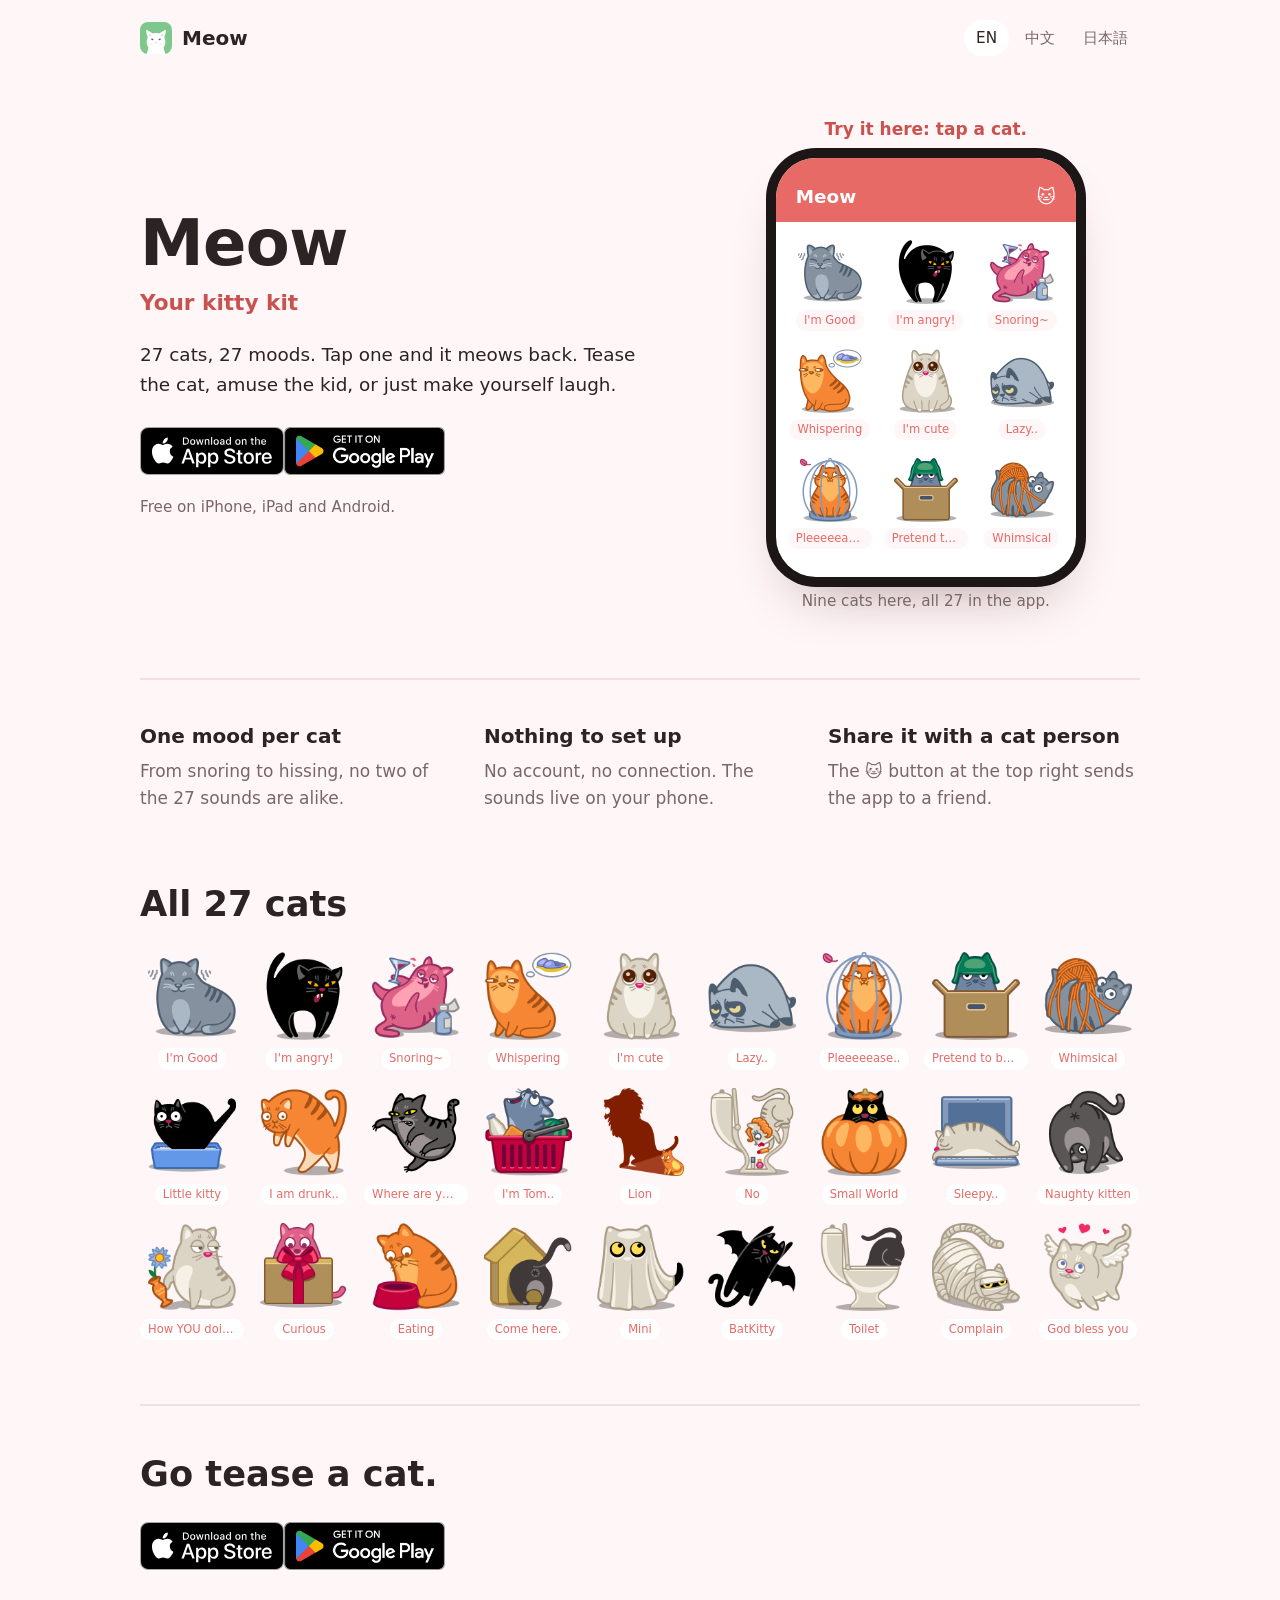
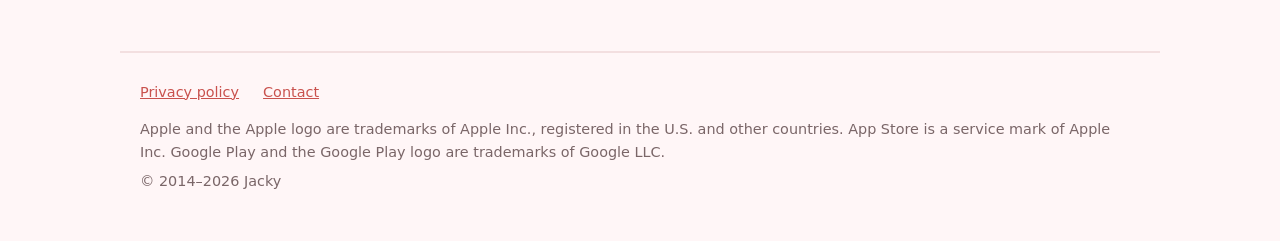
<file: hosting/public/index.html>
<!doctype html>
<html lang="en">
<head>
<meta charset="utf-8">
<meta name="viewport" content="width=device-width, initial-scale=1">
<title>Meow · 27 cat sounds, one tap away</title>
<meta name="description" content="Meow is a cat-sound app for iPhone, iPad and Android: 27 cats, 27 moods, each one meows when you tap it. Tease your cat or amuse the kids. Free download.">
<link rel="canonical" href="https://meow.jacky.jp/">
<link rel="alternate" hreflang="zh-Hans" href="https://meow.jacky.jp/zh.html"><link rel="alternate" hreflang="en" href="https://meow.jacky.jp/"><link rel="alternate" hreflang="ja" href="https://meow.jacky.jp/ja.html"><link rel="alternate" hreflang="x-default" href="https://meow.jacky.jp/">
<meta property="og:title" content="Meow · 27 cat sounds, one tap away">
<meta property="og:description" content="Meow is a cat-sound app for iPhone, iPad and Android: 27 cats, 27 moods, each one meows when you tap it. Tease your cat or amuse the kids. Free download.">
<meta property="og:image" content="https://meow.jacky.jp/assets/icon.png">
<link rel="icon" href="assets/icon.png">
<link rel="apple-touch-icon" href="assets/icon.png">
<link rel="stylesheet" href="style.css">
</head>
<body>
<header class="top wrap">
<a class="wordmark" href="./"><img src="assets/icon.png" alt="" width="32" height="32">Meow</a>
<nav class="langs" aria-label="Language"><a href="./" lang="en" aria-current="page">EN</a><a href="zh.html" lang="zh-Hans">中文</a><a href="ja.html" lang="ja">日本語</a></nav>
</header>
<main class="wrap">
<section class="hero">
<div class="pitch">
<h1>Meow</h1>
<p class="tagline">Your kitty kit</p>
<p class="lede">27 cats, 27 moods. Tap one and it meows back. Tease the cat, amuse the kid, or just make yourself laugh.</p>
<a class="badge" href="https://apps.apple.com/app/id826362662"><img src="assets/badges/app-store-en.svg" alt="Download on the App Store" width="120" height="40"></a><a class="badge" href="https://play.google.com/store/apps/details?id=jp.jacky.meow"><img src="assets/badges/google-play-en.png" alt="Get it on Google Play" width="134" height="40"></a>
<p class="note">Free on iPhone, iPad and Android.</p>
</div>
<div class="demo">
<p class="hint">Try it here: tap a cat.</p>
<div class="phone" role="group" aria-label="Try it">
<div class="bar"><span>Meow</span><span aria-hidden="true">🐱</span></div>
<div class="screen"><button class="cat" type="button" data-sound="assets/sounds/m_001.mp3"><img src="assets/cats/c01.png" alt="" width="64" height="64"><span class="pill">I&#x27;m Good</span></button><button class="cat" type="button" data-sound="assets/sounds/m_002.mp3"><img src="assets/cats/c02.png" alt="" width="64" height="64"><span class="pill">I&#x27;m angry!</span></button><button class="cat" type="button" data-sound="assets/sounds/m_003.mp3"><img src="assets/cats/c03.png" alt="" width="64" height="64"><span class="pill">Snoring~</span></button><button class="cat" type="button" data-sound="assets/sounds/m_004.mp3"><img src="assets/cats/c04.png" alt="" width="64" height="64"><span class="pill">Whispering</span></button><button class="cat" type="button" data-sound="assets/sounds/m_005.mp3"><img src="assets/cats/c05.png" alt="" width="64" height="64"><span class="pill">I&#x27;m cute</span></button><button class="cat" type="button" data-sound="assets/sounds/m_006.mp3"><img src="assets/cats/c06.png" alt="" width="64" height="64"><span class="pill">Lazy..</span></button><button class="cat" type="button" data-sound="assets/sounds/m_007.mp3"><img src="assets/cats/c07.png" alt="" width="64" height="64"><span class="pill">Pleeeeease..</span></button><button class="cat" type="button" data-sound="assets/sounds/m_008.mp3"><img src="assets/cats/c08.png" alt="" width="64" height="64"><span class="pill">Pretend to be cute</span></button><button class="cat" type="button" data-sound="assets/sounds/m_009.mp3"><img src="assets/cats/c09.png" alt="" width="64" height="64"><span class="pill">Whimsical</span></button></div>
</div>
<p class="note">Nine cats here, all 27 in the app.</p>
</div>
</section>
<section class="facts"><div><h2>One mood per cat</h2><p>From snoring to hissing, no two of the 27 sounds are alike.</p></div><div><h2>Nothing to set up</h2><p>No account, no connection. The sounds live on your phone.</p></div><div><h2>Share it with a cat person</h2><p>The 🐱 button at the top right sends the app to a friend.</p></div></section>
<section class="gallery-section">
<h2>All 27 cats</h2>
<ul class="gallery"><li><img src="assets/cats/c01.png" alt="" width="88" height="88" loading="lazy"><span class="pill">I&#x27;m Good</span></li><li><img src="assets/cats/c02.png" alt="" width="88" height="88" loading="lazy"><span class="pill">I&#x27;m angry!</span></li><li><img src="assets/cats/c03.png" alt="" width="88" height="88" loading="lazy"><span class="pill">Snoring~</span></li><li><img src="assets/cats/c04.png" alt="" width="88" height="88" loading="lazy"><span class="pill">Whispering</span></li><li><img src="assets/cats/c05.png" alt="" width="88" height="88" loading="lazy"><span class="pill">I&#x27;m cute</span></li><li><img src="assets/cats/c06.png" alt="" width="88" height="88" loading="lazy"><span class="pill">Lazy..</span></li><li><img src="assets/cats/c07.png" alt="" width="88" height="88" loading="lazy"><span class="pill">Pleeeeease..</span></li><li><img src="assets/cats/c08.png" alt="" width="88" height="88" loading="lazy"><span class="pill">Pretend to be cute</span></li><li><img src="assets/cats/c09.png" alt="" width="88" height="88" loading="lazy"><span class="pill">Whimsical</span></li><li><img src="assets/cats/c10.png" alt="" width="88" height="88" loading="lazy"><span class="pill">Little kitty</span></li><li><img src="assets/cats/c11.png" alt="" width="88" height="88" loading="lazy"><span class="pill">I am drunk..</span></li><li><img src="assets/cats/c12.png" alt="" width="88" height="88" loading="lazy"><span class="pill">Where are you?</span></li><li><img src="assets/cats/c13.png" alt="" width="88" height="88" loading="lazy"><span class="pill">I&#x27;m Tom..</span></li><li><img src="assets/cats/c14.png" alt="" width="88" height="88" loading="lazy"><span class="pill">Lion</span></li><li><img src="assets/cats/c15.png" alt="" width="88" height="88" loading="lazy"><span class="pill">No</span></li><li><img src="assets/cats/c16.png" alt="" width="88" height="88" loading="lazy"><span class="pill">Small World</span></li><li><img src="assets/cats/c17.png" alt="" width="88" height="88" loading="lazy"><span class="pill">Sleepy..</span></li><li><img src="assets/cats/c18.png" alt="" width="88" height="88" loading="lazy"><span class="pill">Naughty kitten</span></li><li><img src="assets/cats/c19.png" alt="" width="88" height="88" loading="lazy"><span class="pill">How YOU doin&#x27;?</span></li><li><img src="assets/cats/c20.png" alt="" width="88" height="88" loading="lazy"><span class="pill">Curious</span></li><li><img src="assets/cats/c21.png" alt="" width="88" height="88" loading="lazy"><span class="pill">Eating</span></li><li><img src="assets/cats/c22.png" alt="" width="88" height="88" loading="lazy"><span class="pill">Come here.</span></li><li><img src="assets/cats/c23.png" alt="" width="88" height="88" loading="lazy"><span class="pill">Mini</span></li><li><img src="assets/cats/c24.png" alt="" width="88" height="88" loading="lazy"><span class="pill">BatKitty</span></li><li><img src="assets/cats/c25.png" alt="" width="88" height="88" loading="lazy"><span class="pill">Toilet</span></li><li><img src="assets/cats/c26.png" alt="" width="88" height="88" loading="lazy"><span class="pill">Complain</span></li><li><img src="assets/cats/c27.png" alt="" width="88" height="88" loading="lazy"><span class="pill">God bless you</span></li></ul>
</section>
<section class="closing">
<h2>Go tease a cat.</h2>
<a class="badge" href="https://apps.apple.com/app/id826362662"><img src="assets/badges/app-store-en.svg" alt="Download on the App Store" width="120" height="40"></a><a class="badge" href="https://play.google.com/store/apps/details?id=jp.jacky.meow"><img src="assets/badges/google-play-en.png" alt="Get it on Google Play" width="134" height="40"></a>
</section>
</main>
<footer class="foot wrap">
<div class="foot-links"><a href="privacy/">Privacy policy</a><a href="mailto:newbdez33@gmail.com">Contact</a></div>
<p class="legal">Apple and the Apple logo are trademarks of Apple Inc., registered in the U.S. and other countries. App Store is a service mark of Apple Inc. Google Play and the Google Play logo are trademarks of Google LLC.</p>
<p class="legal">© 2014–2026 Jacky</p>
</footer>
<script>
(function () {
  var players = {};
  var current = null;
  function stop() {
    if (!current) return;
    current.audio.pause();
    current.audio.currentTime = 0;
    current.button.classList.remove('is-playing');
    current = null;
  }
  document.querySelectorAll('.demo .cat').forEach(function (button) {
    button.addEventListener('click', function () {
      var src = button.getAttribute('data-sound');
      var wasPlaying = current && current.button === button;
      stop();
      if (wasPlaying) return;
      var audio = players[src];
      if (!audio) {
        audio = new Audio(src);
        audio.addEventListener('ended', stop);
        players[src] = audio;
      }
      current = { audio: audio, button: button };
      button.classList.add('is-playing');
      audio.play().catch(stop);
    });
  });
})();
</script>
</body>
</html>
</file>
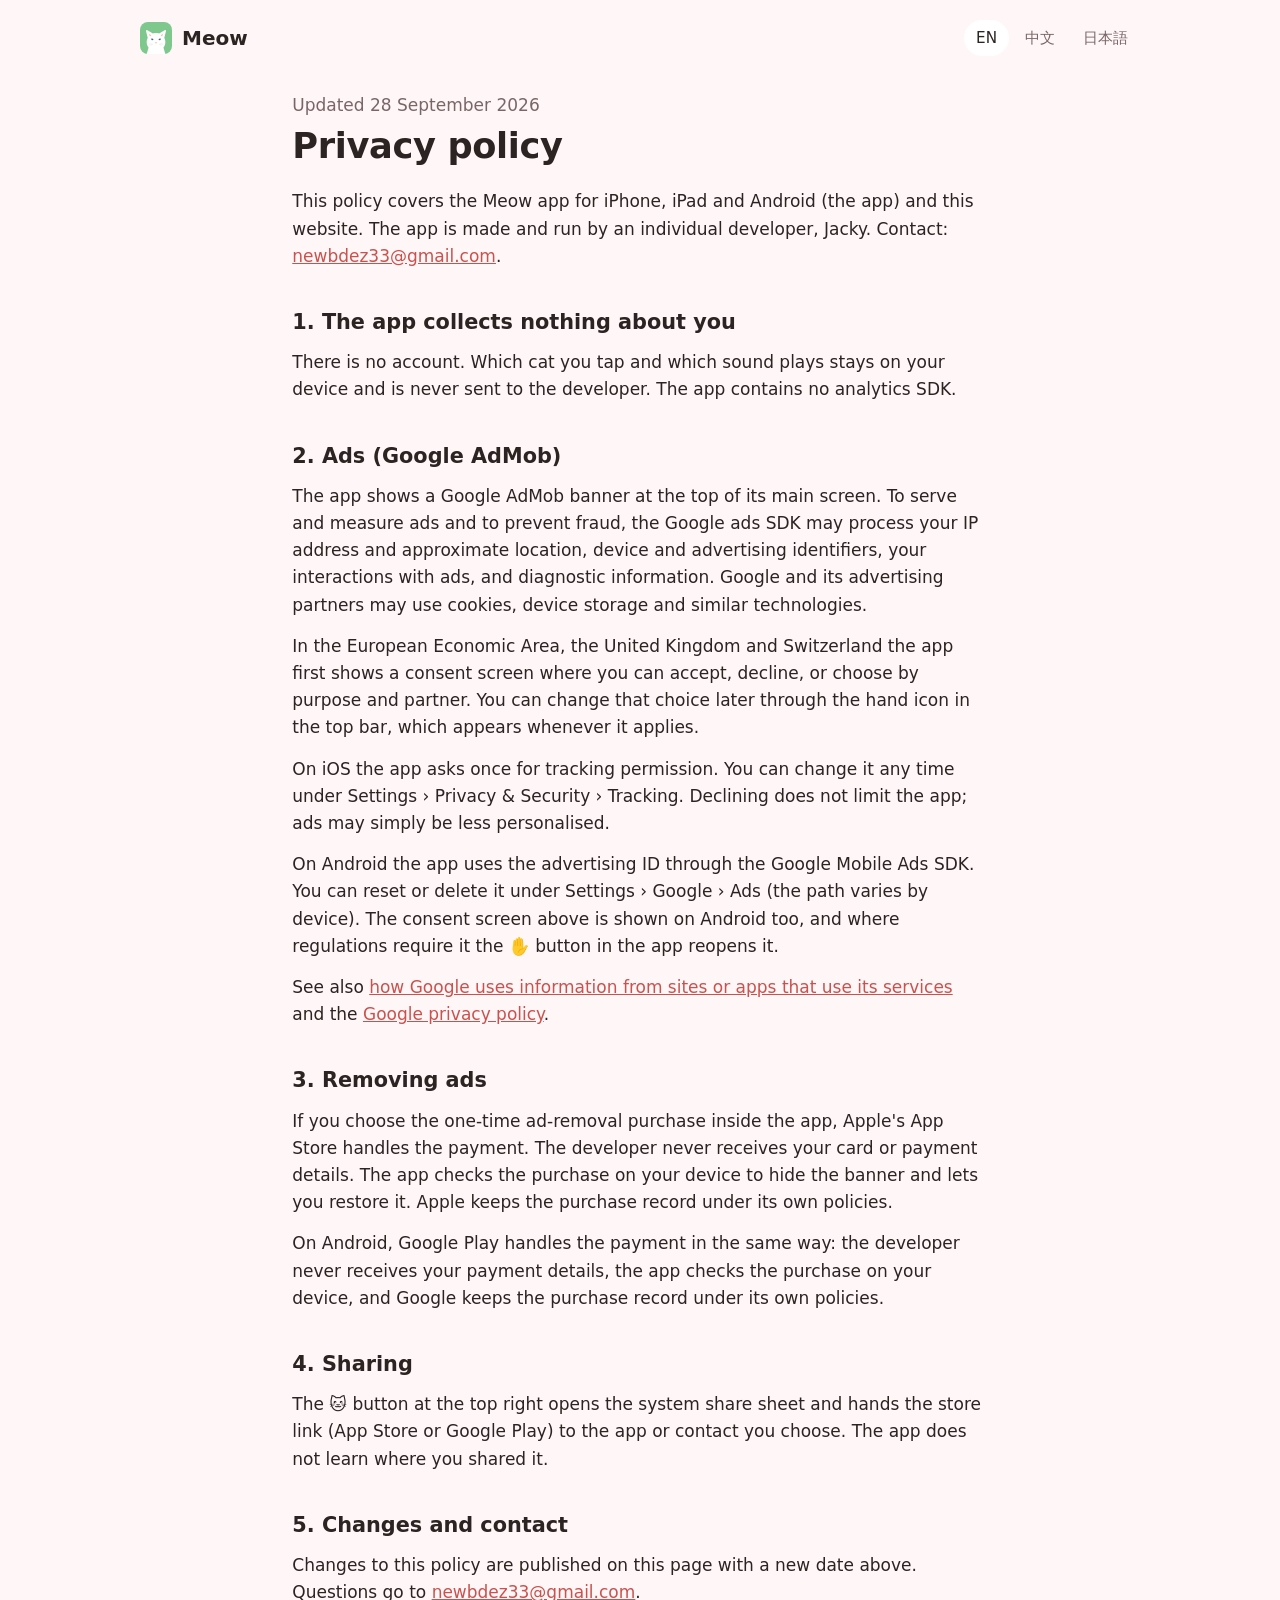
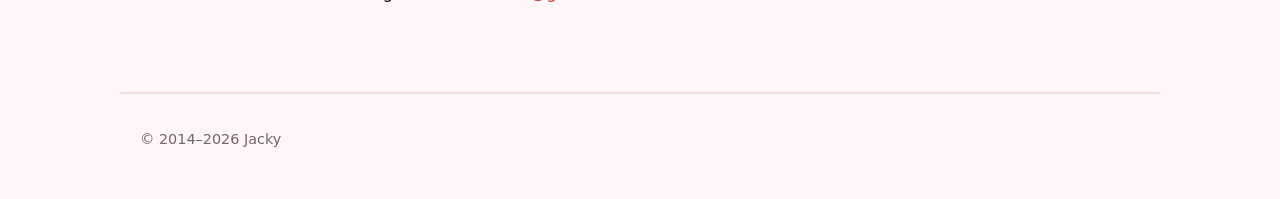
<file: hosting/public/privacy/index.html>
<!doctype html>
<html lang="en">
<head>
<meta charset="utf-8">
<meta name="viewport" content="width=device-width, initial-scale=1">
<title>Privacy policy · Meow</title>
<meta name="description" content="How the Meow app and this website handle your data: the app collects nothing, ads come from Google AdMob, and the ad-removal purchase is handled by the App Store or Google Play.">
<link rel="canonical" href="https://meow.jacky.jp/privacy/">
<link rel="alternate" hreflang="en" href="https://meow.jacky.jp/privacy/">
<link rel="alternate" hreflang="zh-Hans" href="https://meow.jacky.jp/privacy/zh.html">
<link rel="alternate" hreflang="ja" href="https://meow.jacky.jp/privacy/ja.html">
<link rel="alternate" hreflang="x-default" href="https://meow.jacky.jp/privacy/">
<link rel="icon" href="../assets/icon.png">
<link rel="stylesheet" href="../style.css">
</head>
<body>
<header class="top wrap">
<a class="wordmark" href="../"><img src="../assets/icon.png" alt="" width="32" height="32">Meow</a>
<nav class="langs" aria-label="Language"><a href="./" lang="en" aria-current="page">EN</a><a href="zh.html" lang="zh-Hans">中文</a><a href="ja.html" lang="ja">日本語</a></nav>
</header>
<main class="wrap doc">
<p class="meta">Updated 28 September 2026</p>
<h1>Privacy policy</h1>
<p>This policy covers the Meow app for iPhone, iPad and Android (the app) and this website. The app is made and run by an individual developer, Jacky. Contact: <a href="mailto:newbdez33@gmail.com">newbdez33@gmail.com</a>.</p>

<h2>1. The app collects nothing about you</h2>
<p>There is no account. Which cat you tap and which sound plays stays on your device and is never sent to the developer. The app contains no analytics SDK.</p>

<h2>2. Ads (Google AdMob)</h2>
<p>The app shows a Google AdMob banner at the top of its main screen. To serve and measure ads and to prevent fraud, the Google ads SDK may process your IP address and approximate location, device and advertising identifiers, your interactions with ads, and diagnostic information. Google and its advertising partners may use cookies, device storage and similar technologies.</p>
<p>In the European Economic Area, the United Kingdom and Switzerland the app first shows a consent screen where you can accept, decline, or choose by purpose and partner. You can change that choice later through the hand icon in the top bar, which appears whenever it applies.</p>
<p>On iOS the app asks once for tracking permission. You can change it any time under Settings › Privacy &amp; Security › Tracking. Declining does not limit the app; ads may simply be less personalised.</p>
<p>On Android the app uses the advertising ID through the Google Mobile Ads SDK. You can reset or delete it under Settings › Google › Ads (the path varies by device). The consent screen above is shown on Android too, and where regulations require it the ✋ button in the app reopens it.</p>
<p>See also <a href="https://policies.google.com/technologies/partner-sites">how Google uses information from sites or apps that use its services</a> and the <a href="https://policies.google.com/privacy">Google privacy policy</a>.</p>

<h2>3. Removing ads</h2>
<p>If you choose the one-time ad-removal purchase inside the app, Apple's App Store handles the payment. The developer never receives your card or payment details. The app checks the purchase on your device to hide the banner and lets you restore it. Apple keeps the purchase record under its own policies.</p>
<p>On Android, Google Play handles the payment in the same way: the developer never receives your payment details, the app checks the purchase on your device, and Google keeps the purchase record under its own policies.</p>

<h2>4. Sharing</h2>
<p>The 🐱 button at the top right opens the system share sheet and hands the store link (App Store or Google Play) to the app or contact you choose. The app does not learn where you shared it.</p>

<h2>5. Changes and contact</h2>
<p>Changes to this policy are published on this page with a new date above. Questions go to <a href="mailto:newbdez33@gmail.com">newbdez33@gmail.com</a>.</p>
</main>
<footer class="foot wrap">
<p class="legal">© 2014–2026 Jacky</p>
</footer>
</body>
</html>
</file>
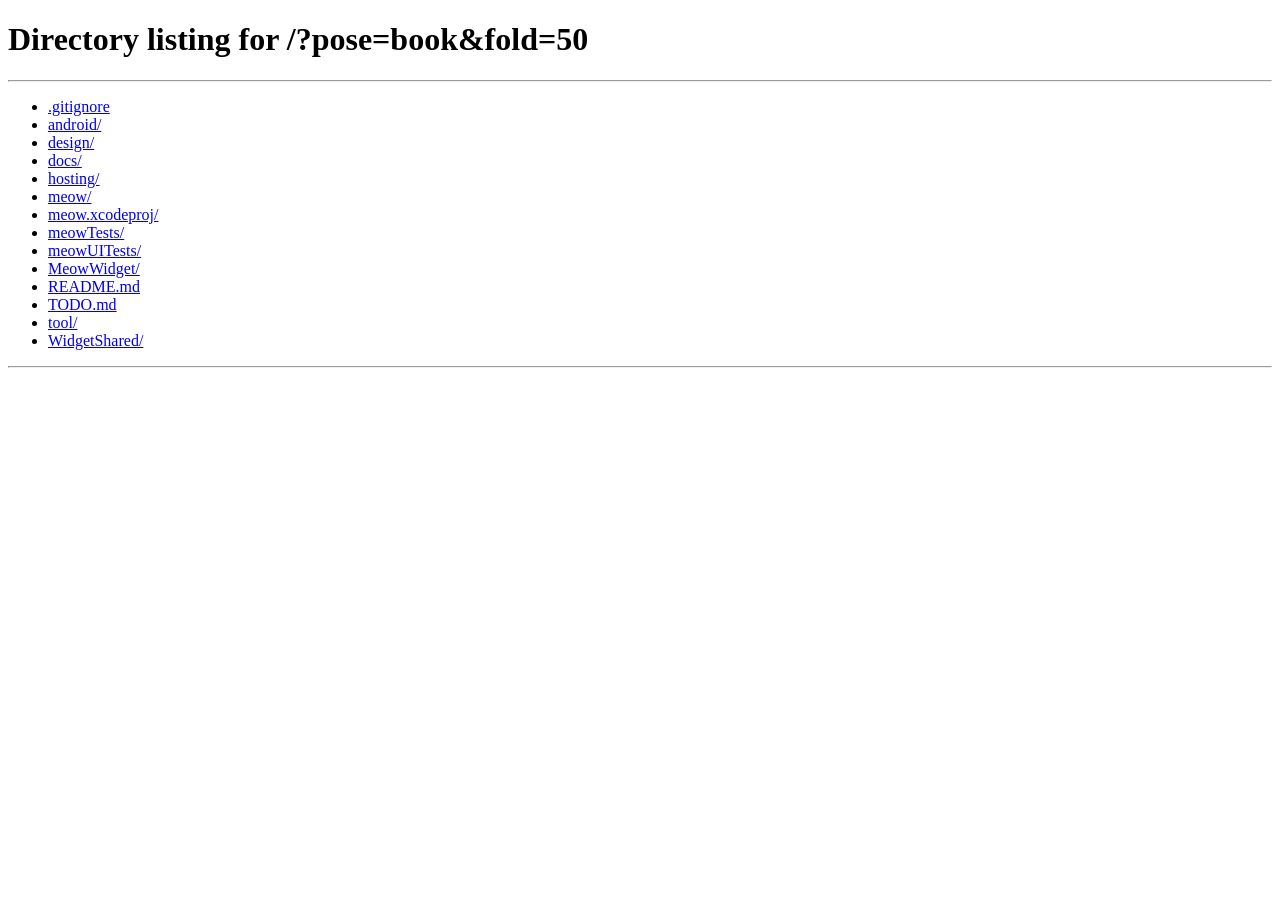
<file: design/iphone-duo-play-lab.html>
<!doctype html>
<html lang="zh-Hans">
<head>
  <meta charset="utf-8">
  <meta name="viewport" content="width=device-width, initial-scale=1">
  <meta http-equiv="refresh" content="0;url=/?pose=book&amp;fold=50">
  <title>Meow · Duo 开合预览</title>
</head>
<body><p><a href="/?pose=book&amp;fold=50">打开三态与开合动画预览</a></p></body>
</html>
</file>
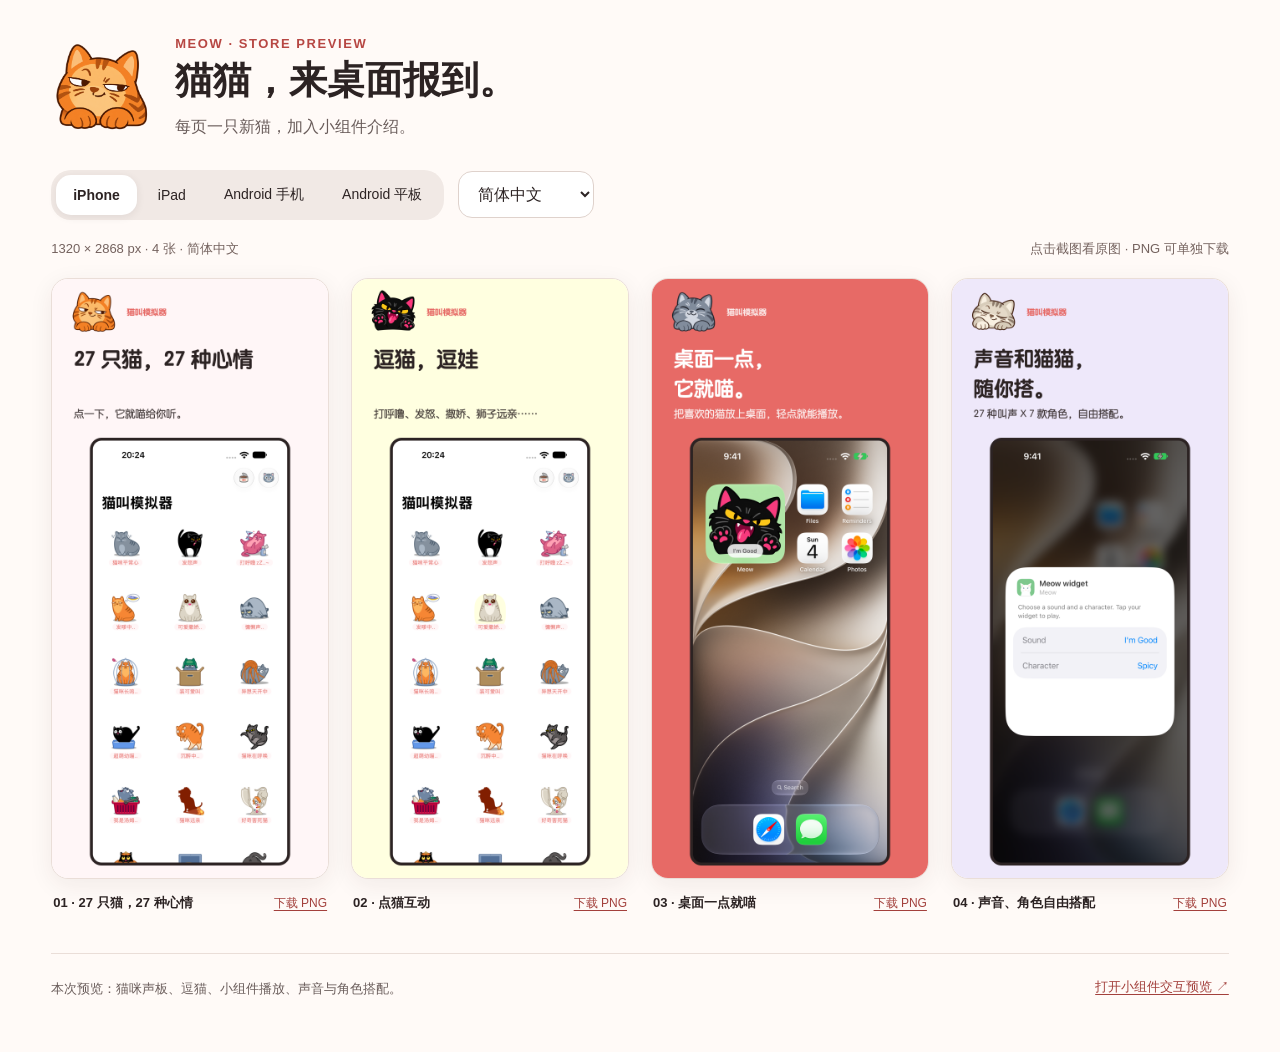
<file: design/store-preview.html>
<!doctype html>
<html lang="zh-Hans">
<meta charset="utf-8">
<meta name="viewport" content="width=device-width, initial-scale=1">
<meta name="color-scheme" content="light">
<title>Meow · 商店截图</title>
<style>
  * { box-sizing: border-box; }
  body { margin: 0; color: #2c2323; background: #fffaf7; font-family: ui-rounded, -apple-system, BlinkMacSystemFont, "Hiragino Sans", "PingFang SC", sans-serif; }
  .wrap { max-width: 1560px; margin: auto; padding: 36px clamp(20px,4vw,64px) 52px; }
  header { display: flex; align-items: center; gap: 24px; margin-bottom: 30px; }
  header img { width: 100px; height: 100px; object-fit: contain; }
  .eyebrow { color: #b74743; font-size: 13px; letter-spacing: .12em; font-weight: 700; }
  h1 { font-size: clamp(25px,3vw,38px); margin: 7px 0 10px; line-height: 1.2; }
  p { margin: 0; line-height: 1.65; color: #6a5d5b; }
  .controls { display: flex; align-items: center; flex-wrap: wrap; gap: 14px; margin: 28px 0 16px; }
  nav { display: flex; padding: 5px; flex-wrap: wrap; gap: 4px; border-radius: 20px; background: #f1e9e5; }
  button, select { font: inherit; color: inherit; border: 0; cursor: pointer; }
  nav button { padding: 11px 17px; border-radius: 15px; background: transparent; font-size: 14px; }
  nav button[aria-pressed="true"] { background: #fff; box-shadow: 0 2px 8px #2c232315; font-weight: 700; }
  select { background: #fff; padding: 13px 35px 13px 15px; border: 1px solid #dfd2cc; border-radius: 14px; }
  :focus-visible { outline: 3px solid #b74743; outline-offset: 4px; }
  .meta { display: flex; justify-content: space-between; gap: 16px; font-size: 13px; margin: 20px 0; color: #74625e; }
  .grid { display: grid; grid-template-columns: repeat(4,minmax(0,1fr)); gap: 22px; align-items: start; }
  figure { margin: 0; min-width: 0; }
  .shot { display: block; border-radius: 17px; overflow: hidden; box-shadow: 0 6px 25px #34201c12; border: 1px solid #eaded8; background: white; }
  .shot img { display: block; width: 100%; height: auto; }
  figcaption { padding: 15px 2px; display: flex; justify-content: space-between; gap: 10px; align-items: baseline; }
  figcaption span { font-size: 13px; font-weight: 650; }
  a { color: #a3403c; text-underline-offset: 3px; }
  .download { font-size: 12px; white-space: nowrap; }
  footer { margin-top: 26px; border-top: 1px solid #eaded8; padding-top: 24px; display: flex; gap: 20px; justify-content: space-between; font-size: 13px; }
  @media (max-width: 900px) { .grid { grid-template-columns: repeat(2,minmax(0,1fr)); gap: 18px; } }
  @media (max-width: 500px) { header { gap: 12px; } header img { width: 70px; height: 80px; } .wrap { padding-top: 24px; } nav button { padding: 10px 12px; } .meta { flex-direction: column; gap: 4px; } figcaption { flex-direction: column; gap: 8px; } footer { flex-direction: column; gap: 10px; } }
</style>
<div class="wrap">
  <header>
    <img src="store/stickers/ginger.png" alt="得意的橘猫">
    <div><div class="eyebrow">MEOW · STORE PREVIEW</div><h1>猫猫，来桌面报到。</h1><p>每页一只新猫，加入小组件介绍。</p></div>
  </header>
  <div class="controls">
    <nav aria-label="设备">
      <button data-device="iphone" aria-pressed="true">iPhone</button>
      <button data-device="ipad" aria-pressed="false">iPad</button>
      <button data-device="android-phone" aria-pressed="false">Android 手机</button>
      <button data-device="android-tablet" aria-pressed="false">Android 平板</button>
    </nav>
    <label><span hidden>截图语言</span><select id="language" aria-label="截图语言"><option value="zh-Hans">简体中文</option><option value="en">English</option><option value="ja">日本語</option></select></label>
  </div>
  <div class="meta"><span id="dimensions" aria-live="polite"></span><span>点击截图看原图 · PNG 可单独下载</span></div>
  <main class="grid" id="shots" aria-label="商店截图"></main>
  <footer><p>本次预览：猫咪声板、逗猫、小组件播放、声音与角色搭配。</p><a href="widget-preview.html?v=2">打开小组件交互预览 ↗</a></footer>
</div>
<script>
  const devices = { iphone: '1320 × 2868', ipad: '2064 × 2752', 'android-phone': '1242 × 2208', 'android-tablet': '1600 × 2560' };
  const names = ['27 只猫，27 种心情', '点猫互动', '桌面一点就喵', '声音、角色自由搭配'];
  const files = ['1-1-grid', '2-2-selected', '3-3-widget', '4-4-configuration'];
  const params = new URLSearchParams(location.search);
  let device = Object.hasOwn(devices, params.get('device')) ? params.get('device') : 'iphone';
  const language = document.querySelector('#language');
  if (['en','zh-Hans','ja'].includes(params.get('lang'))) language.value = params.get('lang');
  function render() {
    document.querySelectorAll('[data-device]').forEach(button => button.setAttribute('aria-pressed', String(button.dataset.device === device)));
    document.querySelector('#dimensions').textContent = `${devices[device]} px · 4 张 · ${language.selectedOptions[0].text}`;
    const grid = document.querySelector('#shots');
    grid.replaceChildren(...files.map((file, index) => {
      const path = `store/screenshots/${device}/${language.value}/${file}.png`;
      const figure = document.createElement('figure');
      const link = document.createElement('a');
      link.href = path; link.target = '_blank'; link.rel = 'noopener'; link.className = 'shot';
      const image = document.createElement('img');
      image.src = path; image.alt = names[index]; image.decoding = 'async';
      const [width,height] = devices[device].split(' × ').map(Number);
      image.width = width; image.height = height; link.append(image);
      const caption = document.createElement('figcaption');
      const label = document.createElement('span'); label.textContent = `0${index+1} · ${names[index]}`;
      const download = document.createElement('a'); download.href = path; download.download = `${device}-${language.value}-${file}.png`; download.textContent = '下载 PNG'; download.className = 'download';
      caption.append(label,download); figure.append(link,caption); return figure;
    }));
    history.replaceState(null,'',`?device=${device}&lang=${language.value}`);
  }
  document.querySelectorAll('[data-device]').forEach(button => button.addEventListener('click', () => { device = button.dataset.device; render(); }));
  language.addEventListener('change',render);
  render();
</script>
</html>
</file>
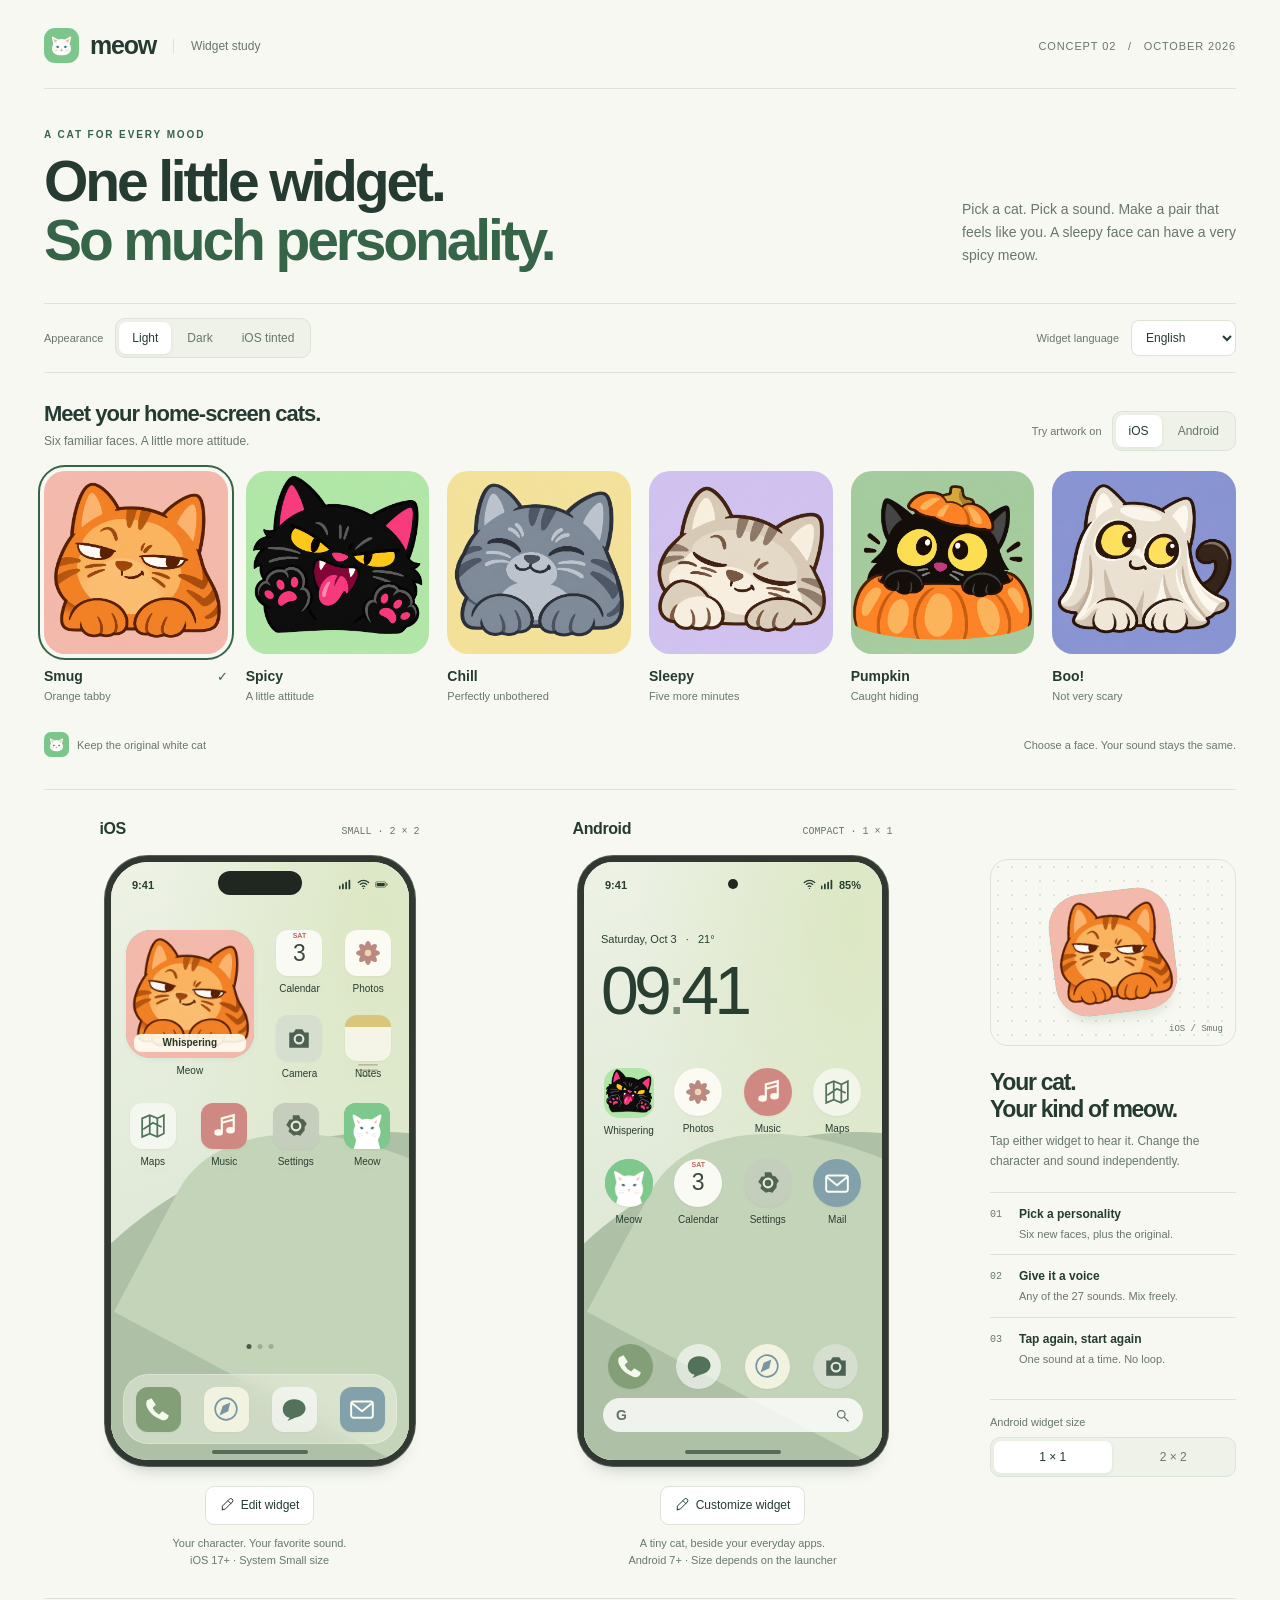
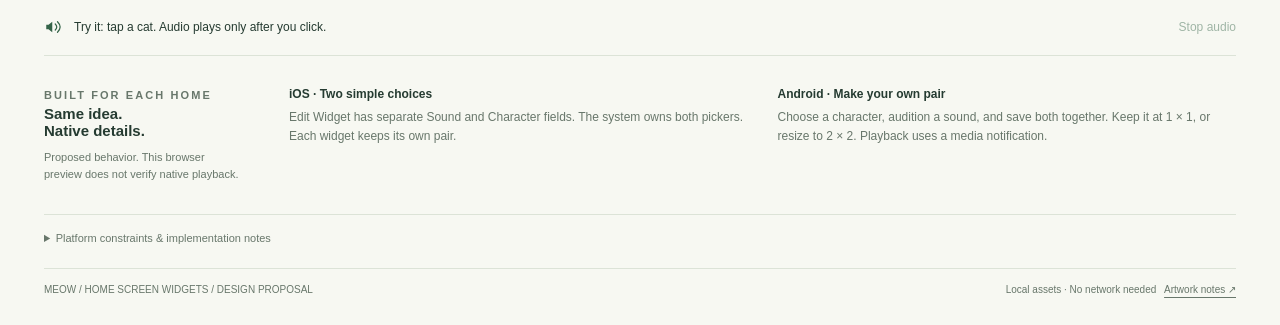
<file: design/widget-preview.html>
<!doctype html>
<html lang="en">
<head>
  <meta charset="utf-8">
  <meta name="viewport" content="width=device-width, initial-scale=1">
  <meta name="color-scheme" content="light dark">
  <title>Meow — Pick your cat</title>
  <link rel="icon" href="data:,">
  <style>
    :root {
      color-scheme: light;
      --paper: #f7f8f2;
      --ink: #253b31;
      --muted: #68776b;
      --line: #dce3d7;
      --surface: #ffffff;
      --wash: #eef2e8;
      --green: #7cc58b;
      --green-ink: #183d27;
      --accent: #356449;
      --coral: #e76a66;
      --screen: #f3f5ed;
      --screen-ink: #283e30;
      --screen-panel: #fffc;
      --dialog: #f2f2f7;
      --row: #fff;
      font-family: -apple-system, BlinkMacSystemFont, "Segoe UI", sans-serif;
      font-synthesis: none;
    }
    * { box-sizing: border-box; }
    body { margin: 0; background: var(--paper); color: var(--ink); }
    body[data-theme="dark"], body[data-theme="tinted"] {
      color-scheme: dark;
      --paper: #17241d; --ink: #ebf0e5; --muted: #adb9ac; --line: #39483b;
      --surface: #223128; --wash: #26372b; --accent: #a7d5a5;
      --screen: #283d2e; --screen-ink: #f0f2dd; --screen-panel: #354a3ee8;
      --dialog: #191e1b; --row: #28322c;
    }
    button, select, input { font: inherit; }
    button, select { cursor: pointer; }
    button { color: inherit; }
    button:disabled { cursor: default; opacity: .45; }
    button:focus-visible, a:focus-visible, select:focus-visible, input:focus-visible { outline: 3px solid var(--coral); outline-offset: 4px; }
    a { color: var(--accent); text-underline-offset: 4px; }
    button { -webkit-tap-highlight-color: transparent; }
    .page { max-width: 1280px; margin: auto; padding: 28px 44px 30px; }
    .masthead { display: flex; justify-content: space-between; align-items: center; gap: 16px; padding-bottom: 25px; border-bottom: 1px solid var(--line); }
    .brand { display: flex; align-items: center; gap: 11px; }
    .brand-mark { width: 35px; height: 35px; border-radius: 11px; background: var(--green); padding: 5px; }
    .brand-word { font-family: ui-rounded, "Arial Rounded MT Bold", sans-serif; font-size: 25px; font-weight: 750; letter-spacing: -1.2px; }
    .brand-label { font-size: 12px; border-left: 1px solid var(--line); margin-left: 6px; padding-left: 17px; color: var(--muted); }
    .edition { font-size: 11px; color: var(--muted); letter-spacing: .08em; text-transform: uppercase; }
    .intro { padding: 40px 0 32px; display: flex; align-items: flex-end; justify-content: space-between; gap: 28px; }
    .eyebrow { font-size: 10px; font-weight: 650; letter-spacing: .19em; text-transform: uppercase; color: var(--accent); margin: 0 0 12px; }
    h1 { font-family: ui-rounded, -apple-system, BlinkMacSystemFont, sans-serif; font-size: clamp(36px, 4.5vw, 57px); line-height: 1.04; letter-spacing: -.055em; font-weight: 700; margin: 0; }
    h1 span { color: var(--accent); }
    .intro-copy { font-size: 14px; line-height: 1.65; max-width: 274px; color: var(--muted); margin: 0 0 3px; }
    .toolbar { display: flex; justify-content: space-between; gap: 18px; align-items: center; padding: 14px 0; border-top: 1px solid var(--line); border-bottom: 1px solid var(--line); }
    .toolbar-group { display: flex; align-items: center; flex-wrap: wrap; gap: 12px; }
    .control-label { font-size: 11px; color: var(--muted); }
    .segments { display: inline-flex; gap: 3px; padding: 3px; background: var(--wash); border: 1px solid var(--line); border-radius: 10px; }
    .segments button { min-height: 32px; border: 0; border-radius: 7px; padding: 6px 13px; font-size: 12px; background: transparent; color: var(--muted); }
    .segments button[aria-pressed="true"] { background: var(--surface); color: var(--ink); box-shadow: 0 1px 4px #16331c12; }
    select { color: var(--ink); background: var(--surface); border: 1px solid var(--line); border-radius: 8px; padding: 8px 25px 8px 10px; font-size: 12px; min-height: 36px; }
    .studio { display: grid; grid-template-columns: minmax(0, 1fr) minmax(0, 1fr) 246px; align-items: start; gap: 42px; padding: 30px 0 28px; }
    .platform { min-width: 0; }
    .platform-heading { display: flex; align-items: baseline; justify-content: space-between; gap: 8px; margin: 0 auto 18px; width: 100%; max-width: 320px; }
    .platform-title { font-size: 16px; font-weight: 650; letter-spacing: -.025em; }
    .size-label { font-family: ui-monospace, SFMono-Regular, monospace; font-size: 10px; color: var(--muted); }
    .phone { position: relative; width: 310px; max-width: 100%; aspect-ratio: 310 / 610; margin: auto; border: 6px solid #303831; background: var(--screen); border-radius: 43px; box-shadow: 0 0 0 1px #586055, 0 14px 20px -16px #152d2c66; overflow: hidden; container-type: inline-size; color: var(--screen-ink); }
    .phone::before { content: ""; position: absolute; inset: 0; pointer-events: none; z-index: 0; background: radial-gradient(ellipse at 90% 10%, #dce7c4 0, #dce7c400 57%), linear-gradient(160deg, #edf2e5, #d5e2cb); }
    .phone::after { content: ""; position: absolute; width: 185%; height: 57%; border-radius: 50% 50% 0 0; background: #aec1a6; bottom: -6%; left: -32%; transform: rotate(-25deg); pointer-events: none; }
    .wallpaper-arc { position: absolute; z-index: 1; width: 146%; height: 46%; border-radius: 50% 50% 0 0; background: #c4d4b8; bottom: 5%; right: -60%; transform: rotate(28deg); pointer-events: none; }
    body[data-theme="dark"] .phone::before, body[data-theme="tinted"] .phone::before { background: radial-gradient(ellipse at 70% 10%, #516240, #2c422d 70%); }
    body[data-theme="dark"] .phone::after, body[data-theme="tinted"] .phone::after { background: #203627; }
    body[data-theme="dark"] .wallpaper-arc, body[data-theme="tinted"] .wallpaper-arc { background: #3a4e32; }
    .phone .status { position: relative; z-index: 3; display: flex; align-items: center; justify-content: space-between; height: 45px; padding: 0 21px; font-size: 11px; font-weight: 650; }
    .status-right { display: flex; align-items: center; gap: 5px; }
    .status-right svg { width: 13px; height: 13px; }
    .island { position: absolute; background: #202720; width: 84px; height: 24px; left: 50%; transform: translateX(-50%); top: 9px; border-radius: 20px; z-index: 5; }
    .android .island { width: 10px; height: 10px; top: 17px; }
    .android { border-radius: 35px; }
    .home { position: relative; z-index: 2; padding: 23px 15px 0; }
    .ios-top { display: grid; grid-template-columns: 1.06fr 1fr; align-items: start; gap: 20px; }
    .widget-wrap { text-align: center; min-width: 0; }
    .cat-widget { display: flex; width: 100%; aspect-ratio: 1; border: 0; background: var(--green); color: var(--green-ink); border-radius: 25px; position: relative; flex-direction: column; align-items: center; justify-content: center; padding: 10px 10px 11px; box-shadow: 0 2px 6px #2343290c; overflow: hidden; }
    .cat-widget:active { opacity: .82; }
    .cat-art { width: 90%; height: auto; display: block; }
    .cat-widget .cat-art { width: 84%; margin: -2px 0 2px; }
    .widget-caption { font-size: 11px; font-weight: 600; line-height: 1.2; max-width: 100%; white-space: nowrap; text-overflow: ellipsis; overflow: hidden; }
    .under-label { display: block; text-align: center; font-size: 10px; line-height: 1.25; margin-top: 7px; text-shadow: 0 1px 5px #e8eddb88; }
    body[data-theme="dark"] .under-label, body[data-theme="tinted"] .under-label { text-shadow: 0 1px 5px #14251b88; }
    .app-grid { display: grid; grid-template-columns: repeat(2, minmax(0, 1fr)); gap: 19px 17px; }
    .app-grid.full { grid-template-columns: repeat(4, minmax(0, 1fr)); gap: 18px; margin-top: 23px; }
    .app { min-width: 0; text-align: center; }
    .app-icon { display: grid; place-items: center; width: 46px; height: 46px; max-width: 100%; margin: auto; border-radius: 12px; background: #fff9; color: #53725b; box-shadow: 0 1px 2px #35533110; }
    .app-icon svg { width: 26px; height: 26px; }
    .app-icon.calendar { display: flex; flex-direction: column; background: #f9faf4; color: #3d493d; }
    .calendar small { color: #ba635a; font-size: 7px; font-weight: 600; line-height: 11px; }
    .calendar b { font-size: 23px; font-weight: 400; line-height: 25px; }
    .app-icon.notes { background: linear-gradient(#d9c67b 27%, #f4f4e7 27%); color: #aaa88e; }
    .app-icon.photos { color: #ab6e65; background: #fbfaf3; }
    .app-icon.music { color: #fff8ed; background: #cf8982; }
    .app-icon.mail { color: #fbfff4; background: #83a1aa; }
    .app-icon.camera { color: #4c6053; background: #d6ded0; }
    .app-icon.messages, .app-icon.phone-icon { background: #839f77; color: #f3f9ec; }
    .app-icon.settings { background: #c5cdbc; color: #526450; }
    .app-icon.browser { background: #f1f2df; color: #7895a2; }
    .app-icon.maps { color: #889c74; background: #f2f1d9; }
    .app-icon.meow-app { background: #7cc58b; }
    .meow-app img { width: 100%; height: 100%; border-radius: inherit; }
    .dock { position: absolute; z-index: 3; left: 12px; right: 12px; bottom: 16px; height: 70px; border-radius: 25px; background: #f3f5e873; border: 1px solid #ffffff48; display: flex; justify-content: space-around; align-items: center; backdrop-filter: blur(14px); }
    .dock .app-icon { width: 45px; height: 45px; margin: 0; }
    .home-indicator { width: 96px; height: 4px; border-radius: 5px; background: var(--screen-ink); position: absolute; z-index: 3; bottom: 6px; left: 50%; transform: translateX(-50%); opacity: .65; }
    .page-dots { position: absolute; bottom: 111px; left: 50%; transform: translateX(-50%); display: flex; gap: 6px; z-index: 3; }
    .page-dots i { width: 5px; height: 5px; border-radius: 50%; background: var(--screen-ink); opacity: .25; }
    .page-dots i:first-child { opacity: .8; }
    .android .home { padding: 26px 17px 0; }
    .glance { font-size: 11px; font-weight: 500; }
    .android-clock { font-size: 68px; letter-spacing: -.07em; line-height: 1; font-weight: 350; margin-top: 11px; }
    .android-clock span { opacity: .55; }
    .android-grid { display: grid; grid-template-columns: repeat(4, minmax(0, 1fr)); gap: 22px 14px; margin-top: 44px; align-items: start; }
    .android-grid .app-icon { border-radius: 50%; width: 48px; height: 48px; }
    .android-widget { display: flex; flex-direction: column; background: transparent; padding: 0; border: 0; width: 100%; align-items: center; }
    .android-widget .tile { display: flex; align-items: center; justify-content: center; width: 50px; aspect-ratio: 1; border-radius: 15px; background: var(--green); }
    .android-widget .cat-art { width: 79%; }
    .android-widget .widget-caption { font-size: 10px; font-weight: 400; margin-top: 7px; color: var(--screen-ink); text-shadow: 0 1px 5px #e8eddb44; }
    .android-widget:active { opacity: .82; }
    .android-grid[data-size="large"] .android-widget { grid-column: span 2; grid-row: span 2; background: var(--green); border-radius: 24px; padding: 10px 10px 12px; aspect-ratio: 1; justify-content: center; }
    .android-grid[data-size="large"] .android-widget .tile { width: 100%; aspect-ratio: auto; flex: 1; min-height: 0; background: transparent; }
    .android-grid[data-size="large"] .android-widget .cat-art { width: 86%; }
    .android-grid[data-size="large"] .android-widget .widget-caption { color: var(--green-ink); font-size: 11px; font-weight: 600; margin: 2px 0 0; }
    .android-grid[data-size="large"] .extra-app { display: none; }
    .android-dock { background: transparent; border: 0; bottom: 69px; height: 50px; backdrop-filter: none; }
    .android-dock .app-icon { border-radius: 50%; }
    .search-pill { position: absolute; left: 19px; right: 19px; bottom: 28px; height: 34px; background: var(--screen-panel); z-index: 3; border-radius: 40px; display: flex; align-items: center; justify-content: space-between; padding: 0 13px; }
    .search-pill svg { width: 15px; height: 15px; opacity: .7; }
    .search-pill b { font-size: 14px; opacity: .7; }
    body[data-theme="tinted"] .ios { --green: #bed2a4; --green-ink: #24452d; }
    body[data-theme="tinted"] .ios .cat-art { filter: sepia(1) saturate(.7) hue-rotate(26deg); }
    body[data-theme="tinted"] .ios .app-icon { background: #42583b; color: #dbeac7; }
    body[data-theme="tinted"] .ios .app-icon img { filter: sepia(1) saturate(.6) hue-rotate(26deg); }
    body[data-theme="tinted"] .ios .calendar small { color: #dbeac7; }
    .platform-footer { max-width: 310px; margin: 20px auto 0; text-align: center; }
    .edit-button { border: 1px solid var(--line); border-radius: 9px; background: var(--surface); font-size: 12px; min-height: 39px; padding: 8px 14px; display: inline-flex; gap: 7px; align-items: center; justify-content: center; }
    .edit-button svg { width: 14px; height: 14px; }
    .platform-footer p { color: var(--muted); font-size: 11px; line-height: 1.6; max-width: 270px; margin: 10px auto 0; }
    .notes { padding: 39px 0 0; }
    .art-study { position: relative; height: 187px; display: flex; align-items: center; justify-content: center; background-image: radial-gradient(var(--line) 1px, transparent 1px); background-size: 14px 14px; border: 1px solid var(--line); border-radius: 18px; }
    .hero-tile { width: 122px; height: 122px; border-radius: 33px; background: var(--green); display: flex; align-items: center; justify-content: center; transform: rotate(-7deg); box-shadow: 0 12px 14px -9px #36673e33; }
    .hero-tile .cat-art { width: 81%; }
    .art-tag { position: absolute; bottom: 11px; right: 12px; color: var(--muted); font: 9px ui-monospace, monospace; }
    .notes h2 { font-size: 23px; letter-spacing: -.055em; line-height: 1.16; font-weight: 600; margin: 23px 0 10px; }
    .notes-copy { color: var(--muted); font-size: 12px; line-height: 1.65; margin: 0; }
    .note-list { list-style: none; padding: 0; margin: 20px 0; }
    .note-list li { display: grid; grid-template-columns: 20px 1fr; gap: 9px; padding: 12px 0; border-top: 1px solid var(--line); font-size: 12px; line-height: 1.5; }
    .note-list li > span { color: var(--muted); font-family: ui-monospace, monospace; font-size: 10px; padding-top: 2px; }
    .note-list strong { font-size: 12px; font-weight: 600; }
    .note-list p { margin: 3px 0 0; color: var(--muted); font-size: 11px; }
    .size-control { padding-top: 16px; border-top: 1px solid var(--line); }
    .size-control .control-label { display: block; margin-bottom: 9px; }
    .size-control .segments { width: 100%; }
    .size-control .segments button { flex: 1; }
    .audio-bar { display: flex; align-items: center; justify-content: space-between; gap: 15px; min-height: 58px; border-top: 1px solid var(--line); border-bottom: 1px solid var(--line); }
    .audio-status { display: flex; align-items: center; gap: 12px; font-size: 12px; min-width: 0; }
    .audio-status svg { flex: none; width: 18px; height: 18px; color: var(--accent); }
    .quiet-button { border: 0; background: none; padding: 10px 0 10px 14px; font-size: 12px; color: var(--accent); }
    .decisions { padding: 31px 0 20px; display: grid; grid-template-columns: 200px 1fr; gap: 45px; }
    .decisions h2 { font-size: 15px; font-weight: 600; margin: 0 0 10px; }
    .decisions p { font-size: 11px; line-height: 1.6; margin: 0; color: var(--muted); }
    .comparison { display: grid; grid-template-columns: 1fr 1fr; gap: 30px; }
    .comparison h3 { font-size: 12px; font-weight: 650; margin: 0 0 7px; }
    .comparison p { font-size: 12px; }
    details { border-top: 1px solid var(--line); padding-top: 17px; margin-top: 10px; }
    summary { cursor: pointer; font-size: 11px; color: var(--muted); }
    .constraints { display: grid; grid-template-columns: 1fr 1fr; gap: 32px; font-size: 12px; line-height: 1.7; padding: 10px 0; }
    .constraints p { margin: 0; }
    footer { display: flex; justify-content: space-between; gap: 20px; margin-top: 24px; padding-top: 15px; border-top: 1px solid var(--line); font-size: 10px; color: var(--muted); }
    footer a { color: var(--muted); }
    dialog { width: min(390px, calc(100% - 28px)); max-height: min(730px, calc(100dvh - 36px)); border: 1px solid var(--line); border-radius: 30px; background: var(--dialog); color: var(--ink); padding: 0; box-shadow: 0 30px 120px #10281d55; overflow: hidden; }
    dialog::backdrop { background: #10241acc; backdrop-filter: blur(8px); }
    .dialog-body { display: flex; flex-direction: column; max-height: min(728px, calc(100dvh - 38px)); }
    .dialog-platform { display: flex; justify-content: space-between; gap: 12px; padding: 17px 21px 12px; color: var(--muted); font-size: 10px; letter-spacing: .09em; text-transform: uppercase; }
    .dialog-nav { min-height: 54px; display: grid; grid-template-columns: 88px minmax(0, 1fr) 88px; align-items: center; gap: 5px; padding: 0 13px 7px; }
    .dialog-nav h2 { font-size: 16px; margin: 0; font-weight: 600; text-align: center; }
    .nav-action { border: 0; min-width: 60px; min-height: 42px; padding: 10px 8px; background: none; color: var(--accent); font-size: 14px; white-space: nowrap; }
    .nav-action:last-child { font-weight: 650; }
    .config-intro { text-align: center; padding: 13px 23px 25px; }
    .config-icon { width: 70px; height: 70px; border-radius: 19px; background: var(--green); display: flex; align-items: center; justify-content: center; margin: 0 auto 17px; }
    .config-icon img { width: 79%; }
    .config-intro h3 { font-size: 22px; font-weight: 650; margin: 0 0 7px; letter-spacing: -.04em; }
    .config-intro p { margin: 0; font-size: 13px; line-height: 1.5; color: var(--muted); }
    .config-row { margin: 0 20px 25px; border: 0; background: var(--row); border-radius: 12px; min-height: 56px; width: calc(100% - 40px); display: flex; align-items: center; justify-content: space-between; gap: 12px; padding: 12px 15px; font-size: 14px; }
    .config-value { color: var(--muted); display: flex; align-items: center; gap: 8px; }
    .config-value svg { width: 14px; height: 14px; }
    .system-note { font-size: 11px; line-height: 1.6; color: var(--muted); margin: 0 25px 24px; }
    .picker-intro { font-size: 13px; line-height: 1.5; color: var(--muted); margin: 0 22px 13px; }
    .search-wrap { padding: 0 20px 12px; }
    .sound-search { width: 100%; min-height: 40px; border: 1px solid var(--line); border-radius: 10px; background: var(--row); color: var(--ink); padding: 8px 12px; font-size: 16px; }
    .sound-list { overflow-y: auto; overscroll-behavior: contain; min-height: 130px; max-height: 420px; padding: 0 17px 8px; scrollbar-width: thin; }
    .sound-option { display: flex; align-items: center; gap: 8px; border-bottom: 1px solid var(--line); min-height: 60px; }
    .sound-choice { border: 0; background: none; min-height: 60px; padding: 6px 4px; display: flex; align-items: center; gap: 12px; width: 100%; text-align: left; font-size: 14px; }
    .sound-choice img { height: 39px; width: 39px; object-fit: contain; }
    .sound-choice .name { flex: 1; }
    .selection-mark { flex: none; width: 19px; height: 19px; border: 1.5px solid var(--muted); border-radius: 50%; display: grid; place-items: center; font-size: 12px; color: transparent; }
    .sound-choice[aria-pressed="true"] .selection-mark { background: var(--accent); border-color: var(--accent); color: var(--paper); }
    dialog[data-platform="ios"] .selection-mark { border: 0; background: none; color: transparent; font-size: 19px; }
    dialog[data-platform="ios"] .sound-choice[aria-pressed="true"] .selection-mark { color: var(--accent); background: none; border: 0; }
    .audition { flex: none; width: 44px; height: 44px; display: grid; place-items: center; color: var(--accent); background: none; border: 0; border-radius: 50%; }
    .audition:hover { background: var(--wash); }
    .audition svg { width: 18px; height: 18px; }
    .dialog-bottom { padding: 14px 20px 20px; }
    .save-button { width: 100%; min-height: 47px; border: 0; border-radius: 25px; background: var(--accent); color: var(--paper); font-size: 14px; font-weight: 600; }
    .picker-status { font-size: 11px; color: var(--muted); min-height: 16px; margin: 0 2px 12px; }
    .empty-result { font-size: 13px; padding: 35px 0; text-align: center; color: var(--muted); }
    .cast { padding: 28px 0 25px; border-bottom: 1px solid var(--line); }
    .cast-heading { display: flex; justify-content: space-between; align-items: flex-end; gap: 20px; margin-bottom: 20px; }
    .cast-heading h2 { font-size: 22px; font-weight: 600; letter-spacing: -.045em; margin: 0 0 5px; }
    .cast-heading p { font-size: 12px; color: var(--muted); margin: 0; line-height: 1.6; }
    .cast-target { display: flex; align-items: center; flex-wrap: wrap; gap: 10px; }
    .cast-grid { display: grid; grid-template-columns: repeat(6, minmax(0, 1fr)); gap: 18px; }
    .cast-card { min-width: 0; padding: 0; border: 0; text-align: left; background: none; border-radius: 21px; }
    .cast-image { display: block; width: 100%; height: auto; aspect-ratio: 1; object-fit: cover; border-radius: 21px; outline: 2px solid transparent; outline-offset: 4px; }
    .cast-card[aria-pressed="true"] .cast-image { outline-color: var(--accent); }
    .cast-name { display: flex; align-items: center; justify-content: space-between; gap: 4px; font-size: 14px; font-weight: 600; margin-top: 14px; }
    .cast-check { font-size: 13px; color: var(--accent); visibility: hidden; }
    .cast-card[aria-pressed="true"] .cast-check { visibility: visible; }
    .cast-description { display: block; margin-top: 4px; color: var(--muted); font-size: 11px; line-height: 1.5; }
    .cast-footer { display: flex; align-items: center; justify-content: space-between; gap: 16px; margin-top: 21px; }
    .cast-footer p { color: var(--muted); font-size: 11px; line-height: 1.5; margin: 0; }
    .classic-choice { border: 0; background: none; display: flex; align-items: center; gap: 8px; padding: 5px 0; font-size: 11px; color: var(--muted); min-height: 38px; }
    .classic-choice[aria-pressed="true"] { color: var(--accent); text-decoration: underline; text-underline-offset: 4px; }
    .classic-choice img { width: 25px; height: 25px; background: #7cc58b; padding: 4px; border-radius: 7px; }
    .cat-widget { padding: 0; }
    .cat-widget .cat-art { position: absolute; inset: 0; width: 100%; height: 100%; object-fit: cover; margin: 0; }
    .cat-widget .widget-caption { position: absolute; left: 8px; right: 8px; bottom: 6px; z-index: 1; padding: 3px 5px; border-radius: 7px; background: #fffef2e6; color: #263829; font-size: 10px; }
    .cat-widget[data-art="classic"] .cat-art { object-fit: contain; padding: 10px 17px 30px; }
    .cat-widget[data-art="classic"] .widget-caption { background: none; }
    .android-widget { position: relative; }
    .android-widget .tile { overflow: hidden; }
    .android-widget .cat-art { width: 100%; height: 100%; object-fit: cover; }
    .android-widget[data-art="classic"] .cat-art { object-fit: contain; padding: 10%; }
    .android-grid[data-size="large"] .android-widget { padding: 0; }
    .android-grid[data-size="large"] .android-widget .tile { position: absolute; inset: 0; width: 100%; height: 100%; border-radius: inherit; }
    .android-grid[data-size="large"] .android-widget .cat-art { width: 100%; }
    .android-grid[data-size="large"] .android-widget .widget-caption { position: absolute; left: 8px; right: 8px; bottom: 6px; padding: 3px 5px; border-radius: 7px; background: #fffef2e6; color: #263829; font-size: 10px; margin: 0; z-index: 1; }
    .android-grid[data-size="large"] .android-widget[data-art="classic"] .cat-art { padding: 10px 17px 30px; }
    .android-grid[data-size="large"] .android-widget[data-art="classic"] .widget-caption { background: none; }
    .hero-tile { overflow: hidden; }
    .hero-tile .cat-art { width: 100%; height: 100%; object-fit: cover; }
    .hero-tile[data-art="classic"] .cat-art { padding: 12%; }
    .config-intro { padding-bottom: 17px; }
    .config-icon { width: 88px; height: 88px; overflow: hidden; border-radius: 24px; margin-bottom: 12px; }
    .config-icon img { width: 100%; height: 100%; object-fit: cover; }
    .config-icon[data-art="classic"] img { padding: 12%; }
    .config-row { margin-bottom: 9px; }
    .system-note { margin-top: 17px; }
    .character-list { overflow-y: auto; overscroll-behavior: contain; max-height: 430px; padding: 6px 20px 18px; }
    .character-grid { display: grid; grid-template-columns: repeat(3, minmax(0, 1fr)); gap: 18px 13px; }
    .character-grid .cast-image { border-radius: 15px; }
    .character-grid .cast-name { font-size: 12px; margin-top: 10px; }
    .character-grid .cast-description { display: none; }
    .character-system-choice { width: 100%; min-height: 68px; border: 0; border-bottom: 1px solid var(--line); background: none; padding: 8px 0; display: flex; align-items: center; gap: 14px; text-align: left; font-size: 14px; }
    .character-system-choice img { width: 48px; height: 48px; border-radius: 12px; object-fit: cover; }
    .character-system-choice[data-art="classic"] img { background: #7cc58b; padding: 7px; }
    .character-system-choice .name { flex: 1; }
    .character-system-choice[aria-pressed="true"] .cast-check { visibility: visible; }
    .config-value { min-width: 0; }
    .config-value > span { max-width: 165px; overflow: hidden; white-space: nowrap; text-overflow: ellipsis; }
    .config-value img { flex: none; width: 29px; height: 29px; border-radius: 7px; object-fit: cover; }
    .config-value img[data-art="classic"] { padding: 4px; background: #7cc58b; }
    @media (max-width: 940px) { .cast-grid { gap: 14px; } }
    @media (max-width: 720px) { .cast-grid { grid-template-columns: repeat(3, minmax(0, 1fr)); gap: 23px 17px; } .cast-heading { align-items: flex-start; flex-direction: column; gap: 15px; } }
    @media (max-width: 420px) { .cast-grid { gap: 22px 13px; } .cast-image { border-radius: 16px; } .cast-description { font-size: 10px; } .cast-name { font-size: 12px; } .cast-footer { align-items: flex-start; flex-direction: column; gap: 9px; } .cast-heading h2 { font-size: 21px; } }
    [hidden] { display: none !important; }
    .sr-only { position: absolute; width: 1px; height: 1px; padding: 0; margin: -1px; overflow: hidden; clip-path: inset(50%); white-space: nowrap; border: 0; }
    @media (max-width: 1100px) {
      .page { padding-inline: 30px; }
      .studio { gap: 26px; grid-template-columns: minmax(0, 1fr) minmax(0, 1fr) 206px; }
      .phone { width: 100%; }
      .home { padding: 20px 12px 0; }
      .ios-top { gap: 14px; }
      .app-grid { gap: 16px 12px; }
      .app-icon { width: 41px; height: 41px; }
      .app-grid.full { gap: 12px; }
      .android-grid { gap: 22px 10px; margin-top: 33px; }
      .android-grid .app-icon { width: 43px; height: 43px; }
      .android-widget .tile { width: 45px; }
      .android-clock { font-size: 61px; }
      .widget-caption { font-size: 10px; }
    }
    @media (max-width: 940px) {
      .studio { grid-template-columns: repeat(2, minmax(0, 1fr)); gap: 28px; }
      .phone { width: 310px; }
      .notes { grid-column: 1 / -1; padding: 0; display: grid; grid-template-columns: 190px 1fr; gap: 0 30px; }
      .art-study { grid-row: 1 / 4; }
      .notes h2 { margin-top: 0; }
      .note-list { display: flex; gap: 24px; grid-column: 1 / -1; margin: 18px 0 0; }
      .note-list li { flex: 1; }
      .size-control { grid-column: 2; border: 0; padding-top: 15px; max-width: 240px; }
      .decisions { gap: 24px; grid-template-columns: 170px 1fr; }
    }
    @media (max-width: 620px) {
      .page { padding: 20px 20px 24px; }
      .edition { display: none; }
      .masthead { padding-bottom: 19px; }
      .intro { display: block; padding: 30px 0 26px; }
      h1 { font-size: 43px; }
      .intro-copy { margin: 17px 0 0; max-width: 330px; font-size: 13px; }
      .toolbar { gap: 12px; flex-wrap: wrap; }
      .toolbar-group { gap: 8px; }
      .toolbar .control-label { display: none; }
      .segments button { padding-inline: 11px; min-height: 38px; }
      select { min-height: 44px; font-size: 14px; }
      .studio { grid-template-columns: 1fr; gap: 34px; padding-top: 27px; }
      .platform { padding-bottom: 0; }
      .phone { width: 310px; }
      .platform-heading { max-width: 310px; }
      .notes { display: block; max-width: 360px; margin: auto; }
      .notes h2 { margin-top: 22px; }
      .art-study { height: 180px; }
      .note-list { display: block; }
      .size-control { max-width: none; }
      .decisions, .comparison, .constraints { grid-template-columns: 1fr; gap: 20px; }
      .decisions { padding-top: 25px; }
      .audio-bar { padding: 8px 0; }
      .audio-status { font-size: 11px; line-height: 1.5; }
      .edit-button { min-height: 44px; }
      footer { font-size: 10px; flex-wrap: wrap; gap: 10px; }
    }
    @media (prefers-reduced-motion: no-preference) {
      .cat-widget, .android-widget { transition: opacity .13s; }
    }
  </style>
</head>
<body data-theme="light">
  <svg aria-hidden="true" width="0" height="0" style="position:absolute;overflow:hidden">
    <defs>
      <symbol id="i-speaker" viewBox="0 0 24 24"><path d="M11 5 6 9H3v6h3l5 4V5Z" fill="currentColor"/><path d="M15 8q4 4 0 8m3-11q7 7 0 14" stroke="currentColor" stroke-width="1.6" fill="none" stroke-linecap="round"/></symbol>
      <symbol id="i-chevron" viewBox="0 0 24 24"><path d="m9 5 7 7-7 7" stroke="currentColor" stroke-width="2" fill="none" stroke-linecap="round"/></symbol>
      <symbol id="i-edit" viewBox="0 0 24 24"><path d="m14 5 5 5M4 20l5-1L21 7a2 2 0 0 0-5-5L4 14v6Z" fill="none" stroke="currentColor" stroke-width="1.7" stroke-linecap="round" stroke-linejoin="round"/></symbol>
      <symbol id="i-signal" viewBox="0 0 20 16"><path d="M1 14v-3m5 3V8m5 6V5m5 9V2" stroke="currentColor" stroke-width="2.7" stroke-linecap="round"/></symbol>
      <symbol id="i-wifi" viewBox="0 0 20 16"><path d="M2 5q8-7 16 0M5 8q5-4 10 0m-7 3q2-1.5 4 0" stroke="currentColor" stroke-width="1.8" fill="none" stroke-linecap="round"/><circle cx="10" cy="14" r="1" fill="currentColor"/></symbol>
      <symbol id="i-battery" viewBox="0 0 24 14"><rect x="1" y="2" width="19" height="10" rx="2.5" stroke="currentColor" fill="none"/><rect x="3" y="4" width="15" height="6" rx="1" fill="currentColor"/><path d="M22 5v4" stroke="currentColor" stroke-width="2"/></symbol>
      <symbol id="i-camera" viewBox="0 0 24 24"><path d="M3 7h4l2-3h6l2 3h4v14H3Z" fill="currentColor"/><circle cx="12" cy="13" r="4" stroke="#e1e7db" stroke-width="2" fill="none"/></symbol>
      <symbol id="i-photos" viewBox="0 0 24 24"><g fill="currentColor" opacity=".8"><ellipse cx="12" cy="7" rx="3" ry="6"/><ellipse cx="12" cy="17" rx="3" ry="6"/><ellipse cx="7" cy="12" rx="6" ry="3"/><ellipse cx="17" cy="12" rx="6" ry="3"/><ellipse cx="12" cy="7" rx="3" ry="6" transform="rotate(45 12 12)"/><ellipse cx="12" cy="17" rx="3" ry="6" transform="rotate(45 12 12)"/><ellipse cx="7" cy="12" rx="6" ry="3" transform="rotate(45 12 12)"/><ellipse cx="17" cy="12" rx="6" ry="3" transform="rotate(45 12 12)"/></g><circle cx="12" cy="12" r="3" fill="#edd5ad"/></symbol>
      <symbol id="i-music" viewBox="0 0 24 24"><path d="M10 17V5l11-3v13M10 9l11-3" stroke="currentColor" stroke-width="2" fill="none"/><ellipse cx="7" cy="18" rx="4" ry="3" fill="currentColor"/><ellipse cx="18" cy="16" rx="4" ry="3" fill="currentColor"/></symbol>
      <symbol id="i-mail" viewBox="0 0 24 24"><rect x="2" y="5" width="20" height="15" rx="2" stroke="currentColor" stroke-width="1.8" fill="none"/><path d="m2 6 10 8L22 6" stroke="currentColor" stroke-width="1.8" fill="none"/></symbol>
      <symbol id="i-message" viewBox="0 0 24 24"><path d="M12 3C-1 3-1 19 8 20l-2 3 7-3C27 18 25 3 12 3Z" fill="currentColor"/></symbol>
      <symbol id="i-phone" viewBox="0 0 24 24"><path d="m6 2 4 6-3 3q2 4 6 6l3-3 6 4q-2 7-9 3C4 17-1 8 2 4Z" fill="currentColor"/></symbol>
      <symbol id="i-browser" viewBox="0 0 24 24"><circle cx="12" cy="12" r="10" stroke="currentColor" stroke-width="1.5" fill="none"/><path d="m16 6-2 8-8 4 3-9Z" fill="currentColor"/></symbol>
      <symbol id="i-settings" viewBox="0 0 24 24"><path d="m9 2 6 0 1 3 3 1 3 4-2 3 0 3-4 5-3-1-3 1-5-4 1-3-3-3 3-5 3 0Z" fill="currentColor"/><circle cx="12" cy="12" r="4" stroke="#e5eadf" stroke-width="2" fill="none"/></symbol>
      <symbol id="i-map" viewBox="0 0 24 24"><path d="m2 5 7-3 7 3 6-3v17l-6 3-7-3-7 3Z" fill="none" stroke="currentColor" stroke-width="1.6"/><path d="M9 2v17m7-14v17M3 15l9-6 8 4" fill="none" stroke="currentColor" stroke-width="1.6"/></symbol>
      <symbol id="i-notes" viewBox="0 0 24 24"><path d="M3 10h18M3 15h18M3 20h12" stroke="currentColor" stroke-width="1.3"/></symbol>
      <symbol id="i-search" viewBox="0 0 24 24"><circle cx="10" cy="10" r="6" stroke="currentColor" stroke-width="2" fill="none"/><path d="m15 15 6 6" stroke="currentColor" stroke-width="2" stroke-linecap="round"/></symbol>
    </defs>
  </svg>
  <div class="page">
    <header class="masthead">
      <div class="brand"><img class="brand-mark" src="widget-cat.svg" alt=""><span class="brand-word">meow</span><span class="brand-label">Widget study</span></div>
      <span class="edition">Concept 02 &nbsp; / &nbsp; October 2026</span>
    </header>
    <main>
      <section class="intro" aria-labelledby="page-title">
        <div><p class="eyebrow">A cat for every mood</p><h1 id="page-title">One little widget.<br><span>So much personality.</span></h1></div>
        <p class="intro-copy">Pick a cat. Pick a sound. Make a pair that feels like you. A sleepy face can have a very spicy meow.</p>
      </section>
      <div class="toolbar" aria-label="Preview controls">
        <div class="toolbar-group"><span class="control-label">Appearance</span><div class="segments" role="group" aria-label="Preview appearance"><button type="button" data-theme="light" aria-pressed="true">Light</button><button type="button" data-theme="dark" aria-pressed="false">Dark</button><button type="button" data-theme="tinted" aria-pressed="false">iOS tinted</button></div></div>
        <label class="toolbar-group"><span class="control-label">Widget language</span><select id="language" aria-label="Widget language"><option value="en">English</option><option value="zh-Hans">简体中文</option><option value="ja">日本語</option></select></label>
      </div>
      <section class="cast" aria-labelledby="cast-title">
        <div class="cast-heading"><div><h2 id="cast-title">Meet your home-screen cats.</h2><p id="cast-subtitle">Six familiar faces. A little more attitude.</p></div><div class="cast-target"><span class="control-label" id="cast-target-label">Try artwork on</span><div class="segments" role="group" aria-label="Artwork preview platform"><button type="button" data-cast-platform="ios" aria-pressed="true">iOS</button><button type="button" data-cast-platform="android" aria-pressed="false">Android</button></div></div></div>
        <div class="cast-grid" id="cast-grid"></div>
        <div class="cast-footer"><button class="classic-choice" id="classic-choice" type="button" aria-pressed="false"><img src="widget-cat.svg" alt=""><span id="classic-choice-label">Keep the original white cat</span></button><p id="cast-status" role="status" aria-live="polite">Choose a face. Your sound stays the same.</p></div>
      </section>
      <section class="studio" aria-label="Interactive home screen previews">
        <article class="platform">
          <div class="platform-heading"><span class="platform-title">iOS</span><span class="size-label">SMALL · 2 × 2</span></div>
          <div class="phone ios" id="ios-phone" aria-label="iOS home screen concept">
            <div class="island" aria-hidden="true"></div><div class="wallpaper-arc" aria-hidden="true"></div>
            <div class="status" aria-hidden="true"><span>9:41</span><span class="status-right"><svg><use href="#i-signal"/></svg><svg><use href="#i-wifi"/></svg><svg><use href="#i-battery"/></svg></span></div>
            <div class="home">
              <div class="ios-top">
                <div class="widget-wrap"><button class="cat-widget" id="ios-play" type="button"><img class="cat-art" id="ios-art" src="imagegen/widget-characters/ginger.png" alt=""><span class="widget-caption" id="ios-sound"></span></button><span class="under-label app-name">Meow</span></div>
                <div class="app-grid" id="ios-side-apps" aria-hidden="true"></div>
              </div>
              <div class="app-grid full" id="ios-apps" aria-hidden="true"></div>
            </div>
            <div class="page-dots" aria-hidden="true"><i></i><i></i><i></i></div>
            <div class="dock" id="ios-dock" aria-hidden="true"></div><div class="home-indicator" aria-hidden="true"></div>
          </div>
          <div class="platform-footer"><button class="edit-button" type="button" data-config="ios"><svg aria-hidden="true"><use href="#i-edit"/></svg>Edit widget</button><p>Your character. Your favorite sound.<br>iOS 17+ · System Small size</p></div>
        </article>
        <article class="platform">
          <div class="platform-heading"><span class="platform-title">Android</span><span class="size-label" id="android-size-label">COMPACT · 1 × 1</span></div>
          <div class="phone android" id="android-phone" aria-label="Android home screen concept">
            <div class="island" aria-hidden="true"></div><div class="wallpaper-arc" aria-hidden="true"></div>
            <div class="status" aria-hidden="true"><span>9:41</span><span class="status-right"><svg><use href="#i-wifi"/></svg><svg><use href="#i-signal"/></svg><span>85%</span></span></div>
            <div class="home">
              <div class="glance" aria-hidden="true">Saturday, Oct 3 &nbsp; · &nbsp; 21°</div><div class="android-clock" aria-hidden="true">09<span>:</span>41</div>
              <div class="android-grid" id="android-grid" data-size="compact"><button class="android-widget" id="android-play" type="button"><span class="tile"><img class="cat-art" id="android-art" src="imagegen/widget-characters/black.png" alt=""></span><span class="widget-caption" id="android-sound"></span></button></div>
            </div>
            <div class="dock android-dock" id="android-dock" aria-hidden="true"></div><div class="search-pill" aria-hidden="true"><b>G</b><svg><use href="#i-search"/></svg></div><div class="home-indicator" aria-hidden="true"></div>
          </div>
          <div class="platform-footer"><button class="edit-button" type="button" data-config="android"><svg aria-hidden="true"><use href="#i-edit"/></svg>Customize widget</button><p>A tiny cat, beside your everyday apps.<br>Android 7+ · Size depends on the launcher</p></div>
        </article>
        <aside class="notes" aria-label="Design notes">
          <div class="art-study"><div class="hero-tile" id="hero-tile"><img class="cat-art" id="hero-art" src="imagegen/widget-characters/ginger.png" alt="Smug orange tabby"></div><span class="art-tag" id="hero-art-label">SMUG / ORANGE TABBY</span></div>
          <h2>Your cat.<br>Your kind of meow.</h2>
          <p class="notes-copy">Tap either widget to hear it. Change the character and sound independently.</p>
          <ol class="note-list">
            <li><span>01</span><div><strong>Pick a personality</strong><p>Six new faces, plus the original.</p></div></li>
            <li><span>02</span><div><strong>Give it a voice</strong><p>Any of the 27 sounds. Mix freely.</p></div></li>
            <li><span>03</span><div><strong>Tap again, start again</strong><p>One sound at a time. No loop.</p></div></li>
          </ol>
          <div class="size-control"><span class="control-label">Android widget size</span><div class="segments" role="group" aria-label="Android widget size"><button type="button" data-size="compact" aria-pressed="true">1 × 1</button><button type="button" data-size="large" aria-pressed="false">2 × 2</button></div></div>
        </aside>
      </section>
      <div class="audio-bar"><div class="audio-status"><svg aria-hidden="true"><use href="#i-speaker"/></svg><span id="playback-status" role="status" aria-live="polite">Try it: tap a cat. Audio plays only after you click.</span></div><button class="quiet-button" id="stop" type="button" disabled>Stop audio</button></div>
      <section class="decisions" aria-labelledby="decision-title"><div><p class="eyebrow">Built for each home</p><h2 id="decision-title">Same idea.<br>Native details.</h2><p>Proposed behavior. This browser preview does not verify native playback.</p></div><div class="comparison"><div><h3>iOS · Two simple choices</h3><p>Edit Widget has separate Sound and Character fields. The system owns both pickers. Each widget keeps its own pair.</p></div><div><h3>Android · Make your own pair</h3><p>Choose a character, audition a sound, and save both together. Keep it at 1 × 1, or resize to 2 × 2. Playback uses a media notification.</p></div></div></section>
      <details><summary>Platform constraints &amp; implementation notes</summary><div class="constraints"><p><strong>iOS.</strong> Recommend an iOS 17+ widget extension while the app stays on iOS 15+. Use <a href="https://developer.apple.com/documentation/widgetkit/adding-interactivity-to-widgets-and-live-activities" target="_blank" rel="noreferrer">Button + AudioPlaybackIntent</a> to play in the app process without foreground navigation. System Small is the smallest Home Screen widget. Tinted mode here is a visual approximation.</p><p><strong>Android.</strong> Use a per-widget configuration and a short-lived <a href="https://developer.android.com/develop/background-work/services/fgs/restrictions-bg-start" target="_blank" rel="noreferrer">media playback foreground service started by the widget tap</a>. Stop the service and remove its notification when playback ends. Validate cold starts, audio focus, and launcher sizing on real devices.</p></div></details>
    </main>
    <footer><span>MEOW / HOME SCREEN WIDGETS / DESIGN PROPOSAL</span><span>Local assets · No network needed &nbsp; <a href="imagegen/widget-characters/README.md">Artwork notes ↗</a></span></footer>
  </div>
  <dialog id="config-dialog" aria-labelledby="dialog-title" data-platform="ios">
    <div class="dialog-body">
      <div class="dialog-platform"><span id="dialog-platform-label">iOS · System configuration</span><span>Flow preview</span></div>
      <div class="dialog-nav"><button class="nav-action" id="dialog-back" type="button">Cancel</button><h2 id="dialog-title">Edit Widget</h2><button class="nav-action" id="dialog-done" type="button">Done</button></div>
      <div id="widget-config"><div class="config-intro"><div class="config-icon" id="config-icon"><img id="config-art" src="imagegen/widget-characters/ginger.png" alt=""></div><h3 class="app-name">Meow</h3><p id="config-description"></p></div><button class="config-row" id="open-sound-picker" type="button"><span id="sound-field-label">Sound</span><span class="config-value"><span id="pending-sound"></span><svg aria-hidden="true"><use href="#i-chevron"/></svg></span></button><button class="config-row" id="open-character-picker" type="button"><span id="character-field-label">Character</span><span class="config-value"><img id="pending-character-image" src="imagegen/widget-characters/ginger.png" alt=""><span id="pending-character"></span><svg aria-hidden="true"><use href="#i-chevron"/></svg></span></button><p class="system-note" id="config-note"></p></div>
      <div id="picker-intro" class="picker-intro" hidden></div>
      <div class="search-wrap" id="search-wrap" hidden><label class="sr-only" for="sound-search">Search sounds</label><input class="sound-search" id="sound-search" type="search" autocomplete="off" placeholder="Search sounds"></div>
      <div class="sound-list" id="sound-list" hidden></div>
      <div class="character-list" id="character-list" hidden></div>
      <div class="dialog-bottom" id="dialog-bottom" hidden><p class="picker-status" id="picker-status" role="status" aria-live="polite"></p><button class="save-button" id="save-android" type="button">Save widget</button></div>
    </div>
  </dialog>
  <script id="cat-catalogue" type="application/json">[{"id":"m_001","image":"c01","names":{"en":"I'm Good","zh-Hans":"猫咪平常心","ja":"私は元気です"}},{"id":"m_002","image":"c02","names":{"en":"I'm angry!","zh-Hans":"发怒声","ja":"私は怒っている！"}},{"id":"m_003","image":"c03","names":{"en":"Snoring~","zh-Hans":"打呼噜zZ..~","ja":"いびき〜"}},{"id":"m_004","image":"c04","names":{"en":"Whispering","zh-Hans":"发嗲中..","ja":"ささやく"}},{"id":"m_005","image":"c05","names":{"en":"I'm cute","zh-Hans":"可爱撒娇..","ja":"かわいい"}},{"id":"m_006","image":"c06","names":{"en":"Lazy..","zh-Hans":"慵懒声..","ja":"レイジー.."}},{"id":"m_007","image":"c07","names":{"en":"Pleeeeease..","zh-Hans":"猫咪长鸣..","ja":"お願いします"}},{"id":"m_008","image":"c08","names":{"en":"Pretend to be cute","zh-Hans":"装可爱叫","ja":"かわいいふりをする"}},{"id":"m_009","image":"c09","names":{"en":"Whimsical","zh-Hans":"异想天开中","ja":"気まぐれ"}},{"id":"m_010","image":"c10","names":{"en":"Little kitty","zh-Hans":"超萌幼喵..","ja":"リトルキティ"}},{"id":"m_011","image":"c11","names":{"en":"I am drunk..","zh-Hans":"沉醉中..","ja":"酔っています…"}},{"id":"m_012","image":"c12","names":{"en":"Where are you?","zh-Hans":"猫咪在呼唤","ja":"どこですか？"}},{"id":"m_013","image":"c13","names":{"en":"I'm Tom..","zh-Hans":"我是汤姆..","ja":"私はトムです。"}},{"id":"m_014","image":"c14","names":{"en":"Lion","zh-Hans":"猫咪远亲","ja":"ライオン"}},{"id":"m_015","image":"c15","names":{"en":"No","zh-Hans":"好奇害死猫","ja":"いいえ"}},{"id":"m_016","image":"c16","names":{"en":"Small World","zh-Hans":"小小世界","ja":"スモールワールド"}},{"id":"m_017","image":"c17","names":{"en":"Sleepy..","zh-Hans":"回笼觉..","ja":"眠い.."}},{"id":"m_018","image":"c18","names":{"en":"Naughty kitten","zh-Hans":"顽皮小猫咪","ja":"いたずらな子猫"}},{"id":"m_019","image":"c19","names":{"en":"How YOU doin'?","zh-Hans":"求搭讪","ja":"お元気ですか？"}},{"id":"m_020","image":"c20","names":{"en":"Curious","zh-Hans":"好奇本性","ja":"好奇心が強い"}},{"id":"m_021","image":"c21","names":{"en":"Eating","zh-Hans":"吃点喝点","ja":"食べる"}},{"id":"m_022","image":"c22","names":{"en":"Come here.","zh-Hans":"寻找宝贝","ja":"ここに来てください。"}},{"id":"m_023","image":"c23","names":{"en":"Mini","zh-Hans":"迷你型","ja":"ミニ"}},{"id":"m_024","image":"c24","names":{"en":"BatKitty","zh-Hans":"蝙蝠侠","ja":"BatKitty"}},{"id":"m_025","image":"c25","names":{"en":"Toilet","zh-Hans":"马桶里是什么","ja":"トイレ"}},{"id":"m_026","image":"c26","names":{"en":"Complain","zh-Hans":"抱怨一下","ja":"苦情"}},{"id":"m_027","image":"c27","names":{"en":"God bless you","zh-Hans":"你懂得","ja":"神のご加護"}}]</script>
  <script src="widget-preview.js"></script>
</body>
</html>
</file>
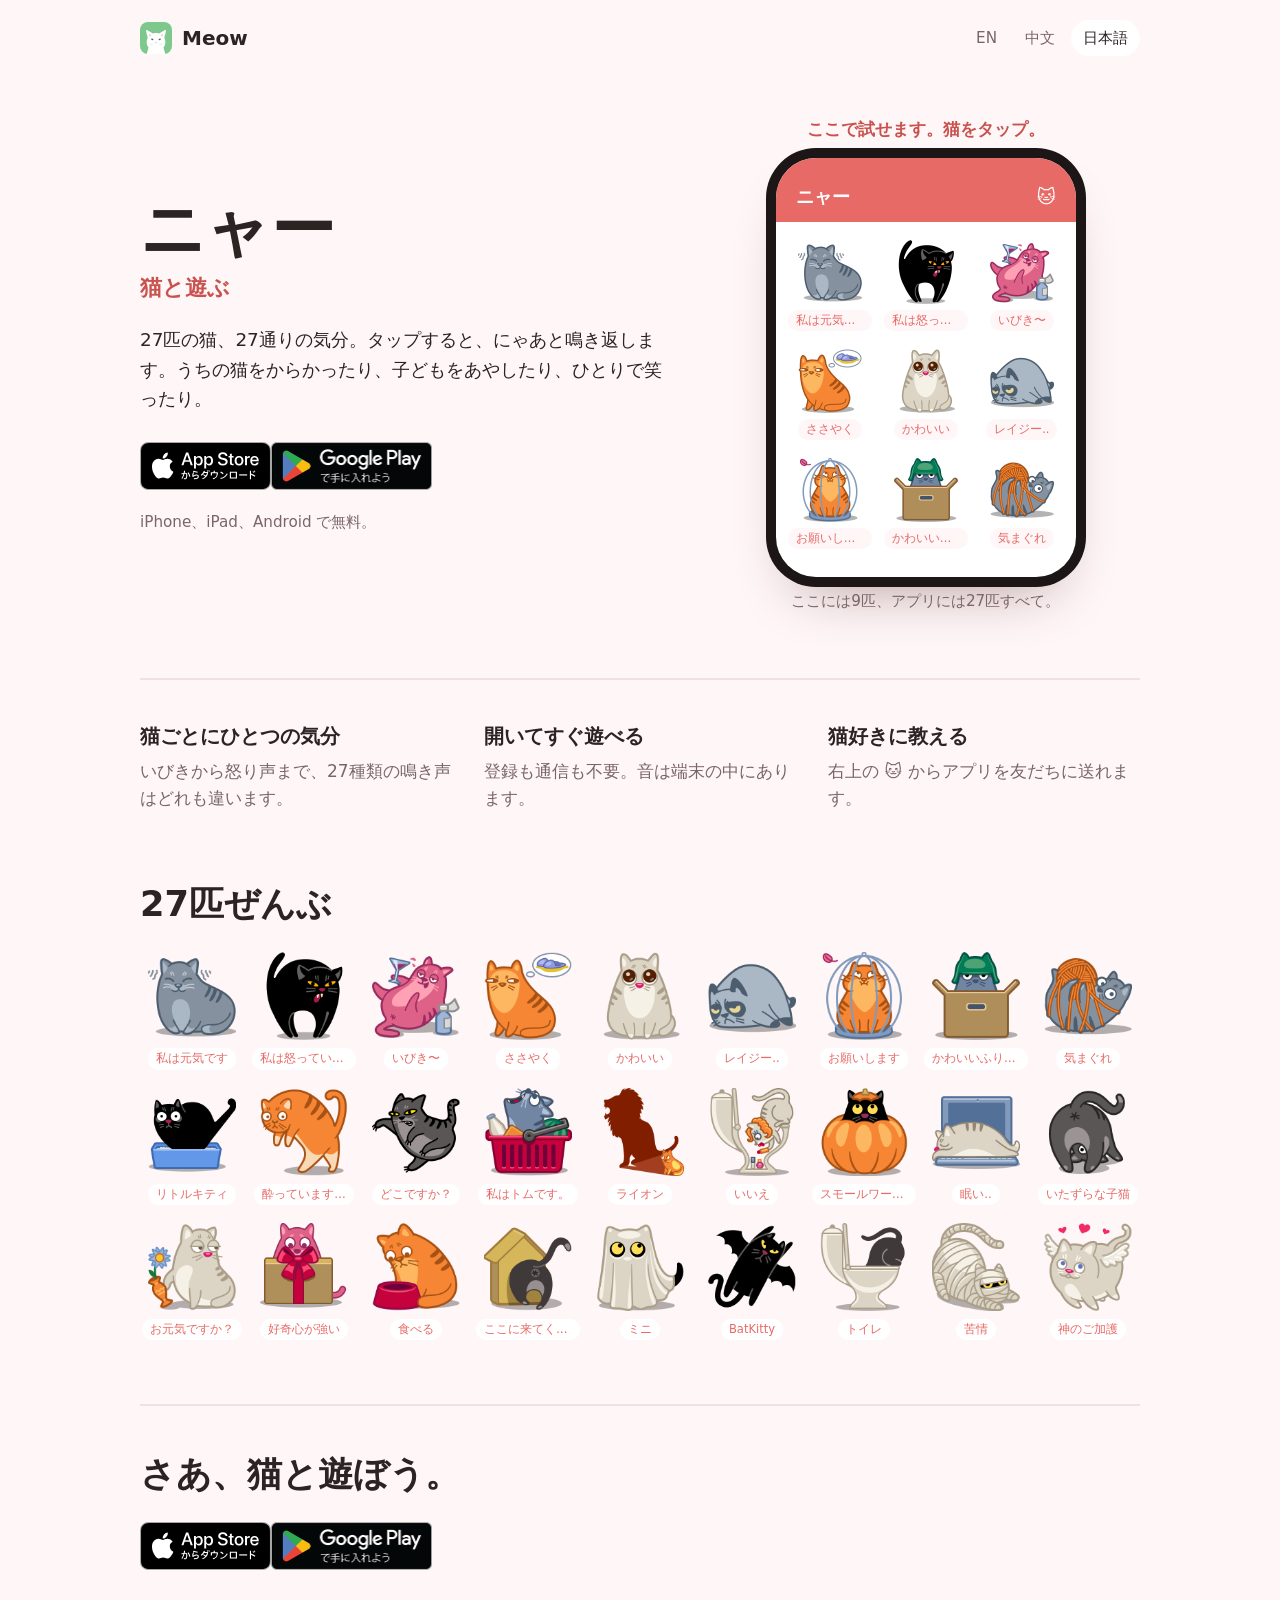
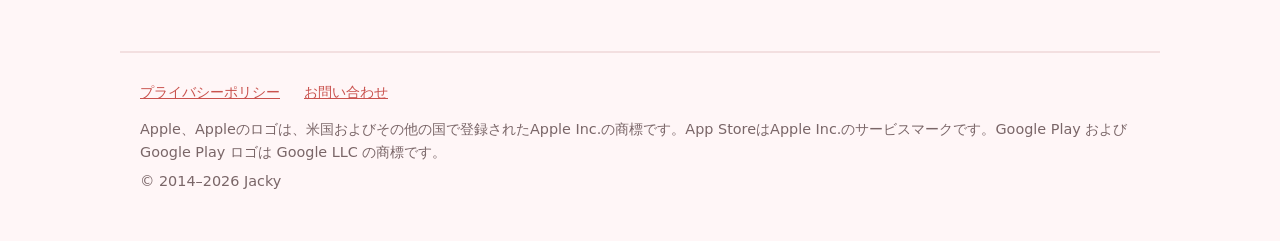
<file: hosting/public/ja.html>
<!doctype html>
<html lang="ja">
<head>
<meta charset="utf-8">
<meta name="viewport" content="width=device-width, initial-scale=1">
<title>ニャー · 27種類の猫の鳴き声、タップひとつで</title>
<meta name="description" content="ニャーは iPhone、iPad、Android の猫の鳴き声アプリ。27匹の猫、27通りの気分、タップすると鳴き返します。猫をからかったり、子どもをあやしたり。無料。">
<link rel="canonical" href="https://meow.jacky.jp/ja.html">
<link rel="alternate" hreflang="zh-Hans" href="https://meow.jacky.jp/zh.html"><link rel="alternate" hreflang="en" href="https://meow.jacky.jp/"><link rel="alternate" hreflang="ja" href="https://meow.jacky.jp/ja.html"><link rel="alternate" hreflang="x-default" href="https://meow.jacky.jp/">
<meta property="og:title" content="ニャー · 27種類の猫の鳴き声、タップひとつで">
<meta property="og:description" content="ニャーは iPhone、iPad、Android の猫の鳴き声アプリ。27匹の猫、27通りの気分、タップすると鳴き返します。猫をからかったり、子どもをあやしたり。無料。">
<meta property="og:image" content="https://meow.jacky.jp/assets/icon.png">
<link rel="icon" href="assets/icon.png">
<link rel="apple-touch-icon" href="assets/icon.png">
<link rel="stylesheet" href="style.css">
</head>
<body>
<header class="top wrap">
<a class="wordmark" href="ja.html"><img src="assets/icon.png" alt="" width="32" height="32">Meow</a>
<nav class="langs" aria-label="言語"><a href="./" lang="en">EN</a><a href="zh.html" lang="zh-Hans">中文</a><a href="ja.html" lang="ja" aria-current="page">日本語</a></nav>
</header>
<main class="wrap">
<section class="hero">
<div class="pitch">
<h1>ニャー</h1>
<p class="tagline">猫と遊ぶ</p>
<p class="lede">27匹の猫、27通りの気分。タップすると、にゃあと鳴き返します。うちの猫をからかったり、子どもをあやしたり、ひとりで笑ったり。</p>
<a class="badge" href="https://apps.apple.com/app/id826362662"><img src="assets/badges/app-store-ja.svg" alt="App Store からダウンロード" width="120" height="40"></a><a class="badge" href="https://play.google.com/store/apps/details?id=jp.jacky.meow"><img src="assets/badges/google-play-ja.png" alt="Google Play で手に入れよう" width="134" height="40"></a>
<p class="note">iPhone、iPad、Android で無料。</p>
</div>
<div class="demo">
<p class="hint">ここで試せます。猫をタップ。</p>
<div class="phone" role="group" aria-label="おためし">
<div class="bar"><span>ニャー</span><span aria-hidden="true">🐱</span></div>
<div class="screen"><button class="cat" type="button" data-sound="assets/sounds/m_001.mp3"><img src="assets/cats/c01.png" alt="" width="64" height="64"><span class="pill">私は元気です</span></button><button class="cat" type="button" data-sound="assets/sounds/m_002.mp3"><img src="assets/cats/c02.png" alt="" width="64" height="64"><span class="pill">私は怒っている！</span></button><button class="cat" type="button" data-sound="assets/sounds/m_003.mp3"><img src="assets/cats/c03.png" alt="" width="64" height="64"><span class="pill">いびき〜</span></button><button class="cat" type="button" data-sound="assets/sounds/m_004.mp3"><img src="assets/cats/c04.png" alt="" width="64" height="64"><span class="pill">ささやく</span></button><button class="cat" type="button" data-sound="assets/sounds/m_005.mp3"><img src="assets/cats/c05.png" alt="" width="64" height="64"><span class="pill">かわいい</span></button><button class="cat" type="button" data-sound="assets/sounds/m_006.mp3"><img src="assets/cats/c06.png" alt="" width="64" height="64"><span class="pill">レイジー..</span></button><button class="cat" type="button" data-sound="assets/sounds/m_007.mp3"><img src="assets/cats/c07.png" alt="" width="64" height="64"><span class="pill">お願いします</span></button><button class="cat" type="button" data-sound="assets/sounds/m_008.mp3"><img src="assets/cats/c08.png" alt="" width="64" height="64"><span class="pill">かわいいふりをする</span></button><button class="cat" type="button" data-sound="assets/sounds/m_009.mp3"><img src="assets/cats/c09.png" alt="" width="64" height="64"><span class="pill">気まぐれ</span></button></div>
</div>
<p class="note">ここには9匹、アプリには27匹すべて。</p>
</div>
</section>
<section class="facts"><div><h2>猫ごとにひとつの気分</h2><p>いびきから怒り声まで、27種類の鳴き声はどれも違います。</p></div><div><h2>開いてすぐ遊べる</h2><p>登録も通信も不要。音は端末の中にあります。</p></div><div><h2>猫好きに教える</h2><p>右上の 🐱 からアプリを友だちに送れます。</p></div></section>
<section class="gallery-section">
<h2>27匹ぜんぶ</h2>
<ul class="gallery"><li><img src="assets/cats/c01.png" alt="" width="88" height="88" loading="lazy"><span class="pill">私は元気です</span></li><li><img src="assets/cats/c02.png" alt="" width="88" height="88" loading="lazy"><span class="pill">私は怒っている！</span></li><li><img src="assets/cats/c03.png" alt="" width="88" height="88" loading="lazy"><span class="pill">いびき〜</span></li><li><img src="assets/cats/c04.png" alt="" width="88" height="88" loading="lazy"><span class="pill">ささやく</span></li><li><img src="assets/cats/c05.png" alt="" width="88" height="88" loading="lazy"><span class="pill">かわいい</span></li><li><img src="assets/cats/c06.png" alt="" width="88" height="88" loading="lazy"><span class="pill">レイジー..</span></li><li><img src="assets/cats/c07.png" alt="" width="88" height="88" loading="lazy"><span class="pill">お願いします</span></li><li><img src="assets/cats/c08.png" alt="" width="88" height="88" loading="lazy"><span class="pill">かわいいふりをする</span></li><li><img src="assets/cats/c09.png" alt="" width="88" height="88" loading="lazy"><span class="pill">気まぐれ</span></li><li><img src="assets/cats/c10.png" alt="" width="88" height="88" loading="lazy"><span class="pill">リトルキティ</span></li><li><img src="assets/cats/c11.png" alt="" width="88" height="88" loading="lazy"><span class="pill">酔っています…</span></li><li><img src="assets/cats/c12.png" alt="" width="88" height="88" loading="lazy"><span class="pill">どこですか？</span></li><li><img src="assets/cats/c13.png" alt="" width="88" height="88" loading="lazy"><span class="pill">私はトムです。</span></li><li><img src="assets/cats/c14.png" alt="" width="88" height="88" loading="lazy"><span class="pill">ライオン</span></li><li><img src="assets/cats/c15.png" alt="" width="88" height="88" loading="lazy"><span class="pill">いいえ</span></li><li><img src="assets/cats/c16.png" alt="" width="88" height="88" loading="lazy"><span class="pill">スモールワールド</span></li><li><img src="assets/cats/c17.png" alt="" width="88" height="88" loading="lazy"><span class="pill">眠い..</span></li><li><img src="assets/cats/c18.png" alt="" width="88" height="88" loading="lazy"><span class="pill">いたずらな子猫</span></li><li><img src="assets/cats/c19.png" alt="" width="88" height="88" loading="lazy"><span class="pill">お元気ですか？</span></li><li><img src="assets/cats/c20.png" alt="" width="88" height="88" loading="lazy"><span class="pill">好奇心が強い</span></li><li><img src="assets/cats/c21.png" alt="" width="88" height="88" loading="lazy"><span class="pill">食べる</span></li><li><img src="assets/cats/c22.png" alt="" width="88" height="88" loading="lazy"><span class="pill">ここに来てください。</span></li><li><img src="assets/cats/c23.png" alt="" width="88" height="88" loading="lazy"><span class="pill">ミニ</span></li><li><img src="assets/cats/c24.png" alt="" width="88" height="88" loading="lazy"><span class="pill">BatKitty</span></li><li><img src="assets/cats/c25.png" alt="" width="88" height="88" loading="lazy"><span class="pill">トイレ</span></li><li><img src="assets/cats/c26.png" alt="" width="88" height="88" loading="lazy"><span class="pill">苦情</span></li><li><img src="assets/cats/c27.png" alt="" width="88" height="88" loading="lazy"><span class="pill">神のご加護</span></li></ul>
</section>
<section class="closing">
<h2>さあ、猫と遊ぼう。</h2>
<a class="badge" href="https://apps.apple.com/app/id826362662"><img src="assets/badges/app-store-ja.svg" alt="App Store からダウンロード" width="120" height="40"></a><a class="badge" href="https://play.google.com/store/apps/details?id=jp.jacky.meow"><img src="assets/badges/google-play-ja.png" alt="Google Play で手に入れよう" width="134" height="40"></a>
</section>
</main>
<footer class="foot wrap">
<div class="foot-links"><a href="privacy/ja.html">プライバシーポリシー</a><a href="mailto:newbdez33@gmail.com">お問い合わせ</a></div>
<p class="legal">Apple、Appleのロゴは、米国およびその他の国で登録されたApple Inc.の商標です。App StoreはApple Inc.のサービスマークです。Google Play および Google Play ロゴは Google LLC の商標です。</p>
<p class="legal">© 2014–2026 Jacky</p>
</footer>
<script>
(function () {
  var players = {};
  var current = null;
  function stop() {
    if (!current) return;
    current.audio.pause();
    current.audio.currentTime = 0;
    current.button.classList.remove('is-playing');
    current = null;
  }
  document.querySelectorAll('.demo .cat').forEach(function (button) {
    button.addEventListener('click', function () {
      var src = button.getAttribute('data-sound');
      var wasPlaying = current && current.button === button;
      stop();
      if (wasPlaying) return;
      var audio = players[src];
      if (!audio) {
        audio = new Audio(src);
        audio.addEventListener('ended', stop);
        players[src] = audio;
      }
      current = { audio: audio, button: button };
      button.classList.add('is-playing');
      audio.play().catch(stop);
    });
  });
})();
</script>
</body>
</html>
</file>
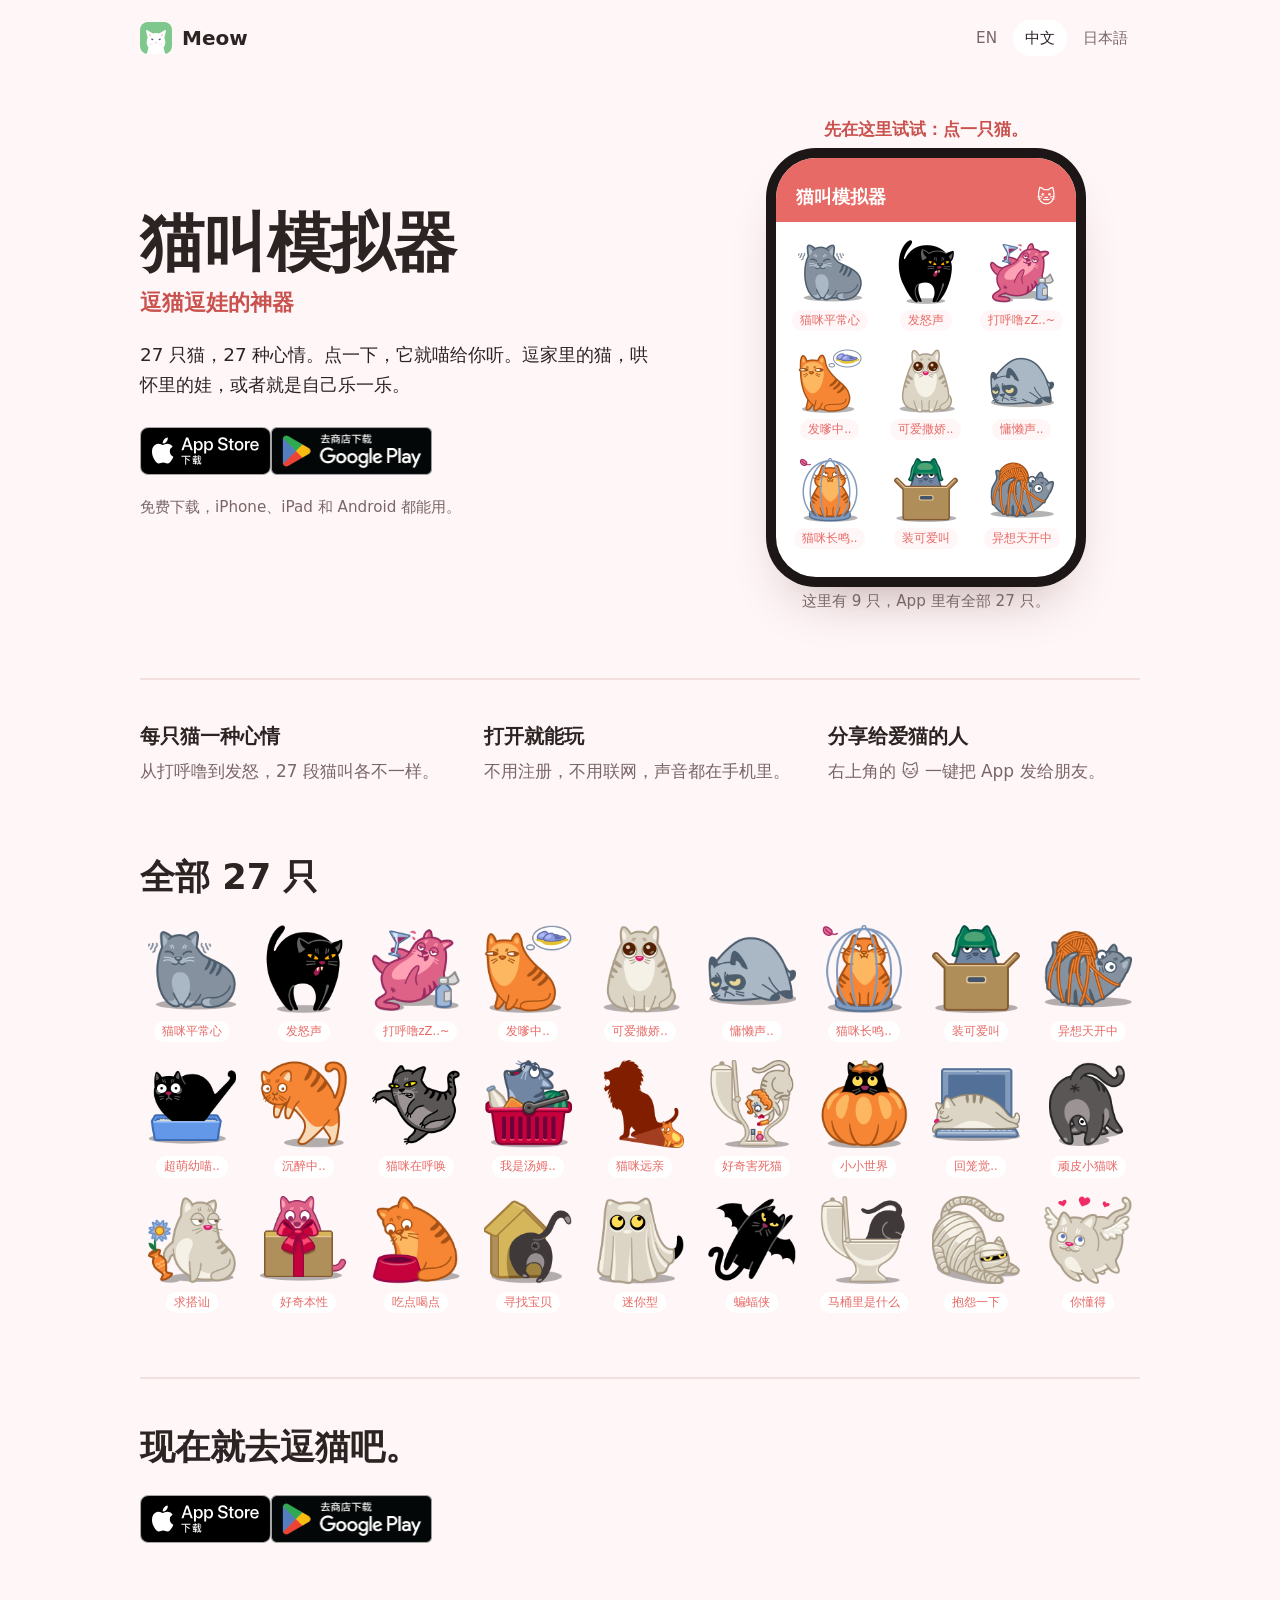
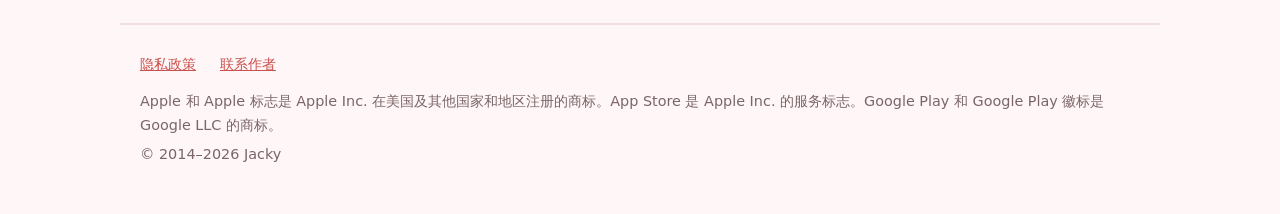
<file: hosting/public/zh.html>
<!doctype html>
<html lang="zh-Hans">
<head>
<meta charset="utf-8">
<meta name="viewport" content="width=device-width, initial-scale=1">
<title>猫叫模拟器 · 27 种猫叫，点一下就喵</title>
<meta name="description" content="猫叫模拟器是 iPhone、iPad 和 Android 上的猫叫音效应用：27 只猫，27 种心情，点一下就喵给你听。逗猫、逗娃，免费下载。">
<link rel="canonical" href="https://meow.jacky.jp/zh.html">
<link rel="alternate" hreflang="zh-Hans" href="https://meow.jacky.jp/zh.html"><link rel="alternate" hreflang="en" href="https://meow.jacky.jp/"><link rel="alternate" hreflang="ja" href="https://meow.jacky.jp/ja.html"><link rel="alternate" hreflang="x-default" href="https://meow.jacky.jp/">
<meta property="og:title" content="猫叫模拟器 · 27 种猫叫，点一下就喵">
<meta property="og:description" content="猫叫模拟器是 iPhone、iPad 和 Android 上的猫叫音效应用：27 只猫，27 种心情，点一下就喵给你听。逗猫、逗娃，免费下载。">
<meta property="og:image" content="https://meow.jacky.jp/assets/icon.png">
<link rel="icon" href="assets/icon.png">
<link rel="apple-touch-icon" href="assets/icon.png">
<link rel="stylesheet" href="style.css">
</head>
<body>
<header class="top wrap">
<a class="wordmark" href="zh.html"><img src="assets/icon.png" alt="" width="32" height="32">Meow</a>
<nav class="langs" aria-label="语言"><a href="./" lang="en">EN</a><a href="zh.html" lang="zh-Hans" aria-current="page">中文</a><a href="ja.html" lang="ja">日本語</a></nav>
</header>
<main class="wrap">
<section class="hero">
<div class="pitch">
<h1>猫叫模拟器</h1>
<p class="tagline">逗猫逗娃的神器</p>
<p class="lede">27 只猫，27 种心情。点一下，它就喵给你听。逗家里的猫，哄怀里的娃，或者就是自己乐一乐。</p>
<a class="badge" href="https://apps.apple.com/app/id826362662"><img src="assets/badges/app-store-zh.svg" alt="在 App Store 下载" width="120" height="40"></a><a class="badge" href="https://play.google.com/store/apps/details?id=jp.jacky.meow"><img src="assets/badges/google-play-zh.png" alt="在 Google Play 下载" width="134" height="40"></a>
<p class="note">免费下载，iPhone、iPad 和 Android 都能用。</p>
</div>
<div class="demo">
<p class="hint">先在这里试试：点一只猫。</p>
<div class="phone" role="group" aria-label="试玩">
<div class="bar"><span>猫叫模拟器</span><span aria-hidden="true">🐱</span></div>
<div class="screen"><button class="cat" type="button" data-sound="assets/sounds/m_001.mp3"><img src="assets/cats/c01.png" alt="" width="64" height="64"><span class="pill">猫咪平常心</span></button><button class="cat" type="button" data-sound="assets/sounds/m_002.mp3"><img src="assets/cats/c02.png" alt="" width="64" height="64"><span class="pill">发怒声</span></button><button class="cat" type="button" data-sound="assets/sounds/m_003.mp3"><img src="assets/cats/c03.png" alt="" width="64" height="64"><span class="pill">打呼噜zZ..~</span></button><button class="cat" type="button" data-sound="assets/sounds/m_004.mp3"><img src="assets/cats/c04.png" alt="" width="64" height="64"><span class="pill">发嗲中..</span></button><button class="cat" type="button" data-sound="assets/sounds/m_005.mp3"><img src="assets/cats/c05.png" alt="" width="64" height="64"><span class="pill">可爱撒娇..</span></button><button class="cat" type="button" data-sound="assets/sounds/m_006.mp3"><img src="assets/cats/c06.png" alt="" width="64" height="64"><span class="pill">慵懒声..</span></button><button class="cat" type="button" data-sound="assets/sounds/m_007.mp3"><img src="assets/cats/c07.png" alt="" width="64" height="64"><span class="pill">猫咪长鸣..</span></button><button class="cat" type="button" data-sound="assets/sounds/m_008.mp3"><img src="assets/cats/c08.png" alt="" width="64" height="64"><span class="pill">装可爱叫</span></button><button class="cat" type="button" data-sound="assets/sounds/m_009.mp3"><img src="assets/cats/c09.png" alt="" width="64" height="64"><span class="pill">异想天开中</span></button></div>
</div>
<p class="note">这里有 9 只，App 里有全部 27 只。</p>
</div>
</section>
<section class="facts"><div><h2>每只猫一种心情</h2><p>从打呼噜到发怒，27 段猫叫各不一样。</p></div><div><h2>打开就能玩</h2><p>不用注册，不用联网，声音都在手机里。</p></div><div><h2>分享给爱猫的人</h2><p>右上角的 🐱 一键把 App 发给朋友。</p></div></section>
<section class="gallery-section">
<h2>全部 27 只</h2>
<ul class="gallery"><li><img src="assets/cats/c01.png" alt="" width="88" height="88" loading="lazy"><span class="pill">猫咪平常心</span></li><li><img src="assets/cats/c02.png" alt="" width="88" height="88" loading="lazy"><span class="pill">发怒声</span></li><li><img src="assets/cats/c03.png" alt="" width="88" height="88" loading="lazy"><span class="pill">打呼噜zZ..~</span></li><li><img src="assets/cats/c04.png" alt="" width="88" height="88" loading="lazy"><span class="pill">发嗲中..</span></li><li><img src="assets/cats/c05.png" alt="" width="88" height="88" loading="lazy"><span class="pill">可爱撒娇..</span></li><li><img src="assets/cats/c06.png" alt="" width="88" height="88" loading="lazy"><span class="pill">慵懒声..</span></li><li><img src="assets/cats/c07.png" alt="" width="88" height="88" loading="lazy"><span class="pill">猫咪长鸣..</span></li><li><img src="assets/cats/c08.png" alt="" width="88" height="88" loading="lazy"><span class="pill">装可爱叫</span></li><li><img src="assets/cats/c09.png" alt="" width="88" height="88" loading="lazy"><span class="pill">异想天开中</span></li><li><img src="assets/cats/c10.png" alt="" width="88" height="88" loading="lazy"><span class="pill">超萌幼喵..</span></li><li><img src="assets/cats/c11.png" alt="" width="88" height="88" loading="lazy"><span class="pill">沉醉中..</span></li><li><img src="assets/cats/c12.png" alt="" width="88" height="88" loading="lazy"><span class="pill">猫咪在呼唤</span></li><li><img src="assets/cats/c13.png" alt="" width="88" height="88" loading="lazy"><span class="pill">我是汤姆..</span></li><li><img src="assets/cats/c14.png" alt="" width="88" height="88" loading="lazy"><span class="pill">猫咪远亲</span></li><li><img src="assets/cats/c15.png" alt="" width="88" height="88" loading="lazy"><span class="pill">好奇害死猫</span></li><li><img src="assets/cats/c16.png" alt="" width="88" height="88" loading="lazy"><span class="pill">小小世界</span></li><li><img src="assets/cats/c17.png" alt="" width="88" height="88" loading="lazy"><span class="pill">回笼觉..</span></li><li><img src="assets/cats/c18.png" alt="" width="88" height="88" loading="lazy"><span class="pill">顽皮小猫咪</span></li><li><img src="assets/cats/c19.png" alt="" width="88" height="88" loading="lazy"><span class="pill">求搭讪</span></li><li><img src="assets/cats/c20.png" alt="" width="88" height="88" loading="lazy"><span class="pill">好奇本性</span></li><li><img src="assets/cats/c21.png" alt="" width="88" height="88" loading="lazy"><span class="pill">吃点喝点</span></li><li><img src="assets/cats/c22.png" alt="" width="88" height="88" loading="lazy"><span class="pill">寻找宝贝</span></li><li><img src="assets/cats/c23.png" alt="" width="88" height="88" loading="lazy"><span class="pill">迷你型</span></li><li><img src="assets/cats/c24.png" alt="" width="88" height="88" loading="lazy"><span class="pill">蝙蝠侠</span></li><li><img src="assets/cats/c25.png" alt="" width="88" height="88" loading="lazy"><span class="pill">马桶里是什么</span></li><li><img src="assets/cats/c26.png" alt="" width="88" height="88" loading="lazy"><span class="pill">抱怨一下</span></li><li><img src="assets/cats/c27.png" alt="" width="88" height="88" loading="lazy"><span class="pill">你懂得</span></li></ul>
</section>
<section class="closing">
<h2>现在就去逗猫吧。</h2>
<a class="badge" href="https://apps.apple.com/app/id826362662"><img src="assets/badges/app-store-zh.svg" alt="在 App Store 下载" width="120" height="40"></a><a class="badge" href="https://play.google.com/store/apps/details?id=jp.jacky.meow"><img src="assets/badges/google-play-zh.png" alt="在 Google Play 下载" width="134" height="40"></a>
</section>
</main>
<footer class="foot wrap">
<div class="foot-links"><a href="privacy/zh.html">隐私政策</a><a href="mailto:newbdez33@gmail.com">联系作者</a></div>
<p class="legal">Apple 和 Apple 标志是 Apple Inc. 在美国及其他国家和地区注册的商标。App Store 是 Apple Inc. 的服务标志。Google Play 和 Google Play 徽标是 Google LLC 的商标。</p>
<p class="legal">© 2014–2026 Jacky</p>
</footer>
<script>
(function () {
  var players = {};
  var current = null;
  function stop() {
    if (!current) return;
    current.audio.pause();
    current.audio.currentTime = 0;
    current.button.classList.remove('is-playing');
    current = null;
  }
  document.querySelectorAll('.demo .cat').forEach(function (button) {
    button.addEventListener('click', function () {
      var src = button.getAttribute('data-sound');
      var wasPlaying = current && current.button === button;
      stop();
      if (wasPlaying) return;
      var audio = players[src];
      if (!audio) {
        audio = new Audio(src);
        audio.addEventListener('ended', stop);
        players[src] = audio;
      }
      current = { audio: audio, button: button };
      button.classList.add('is-playing');
      audio.play().catch(stop);
    });
  });
})();
</script>
</body>
</html>
</file>
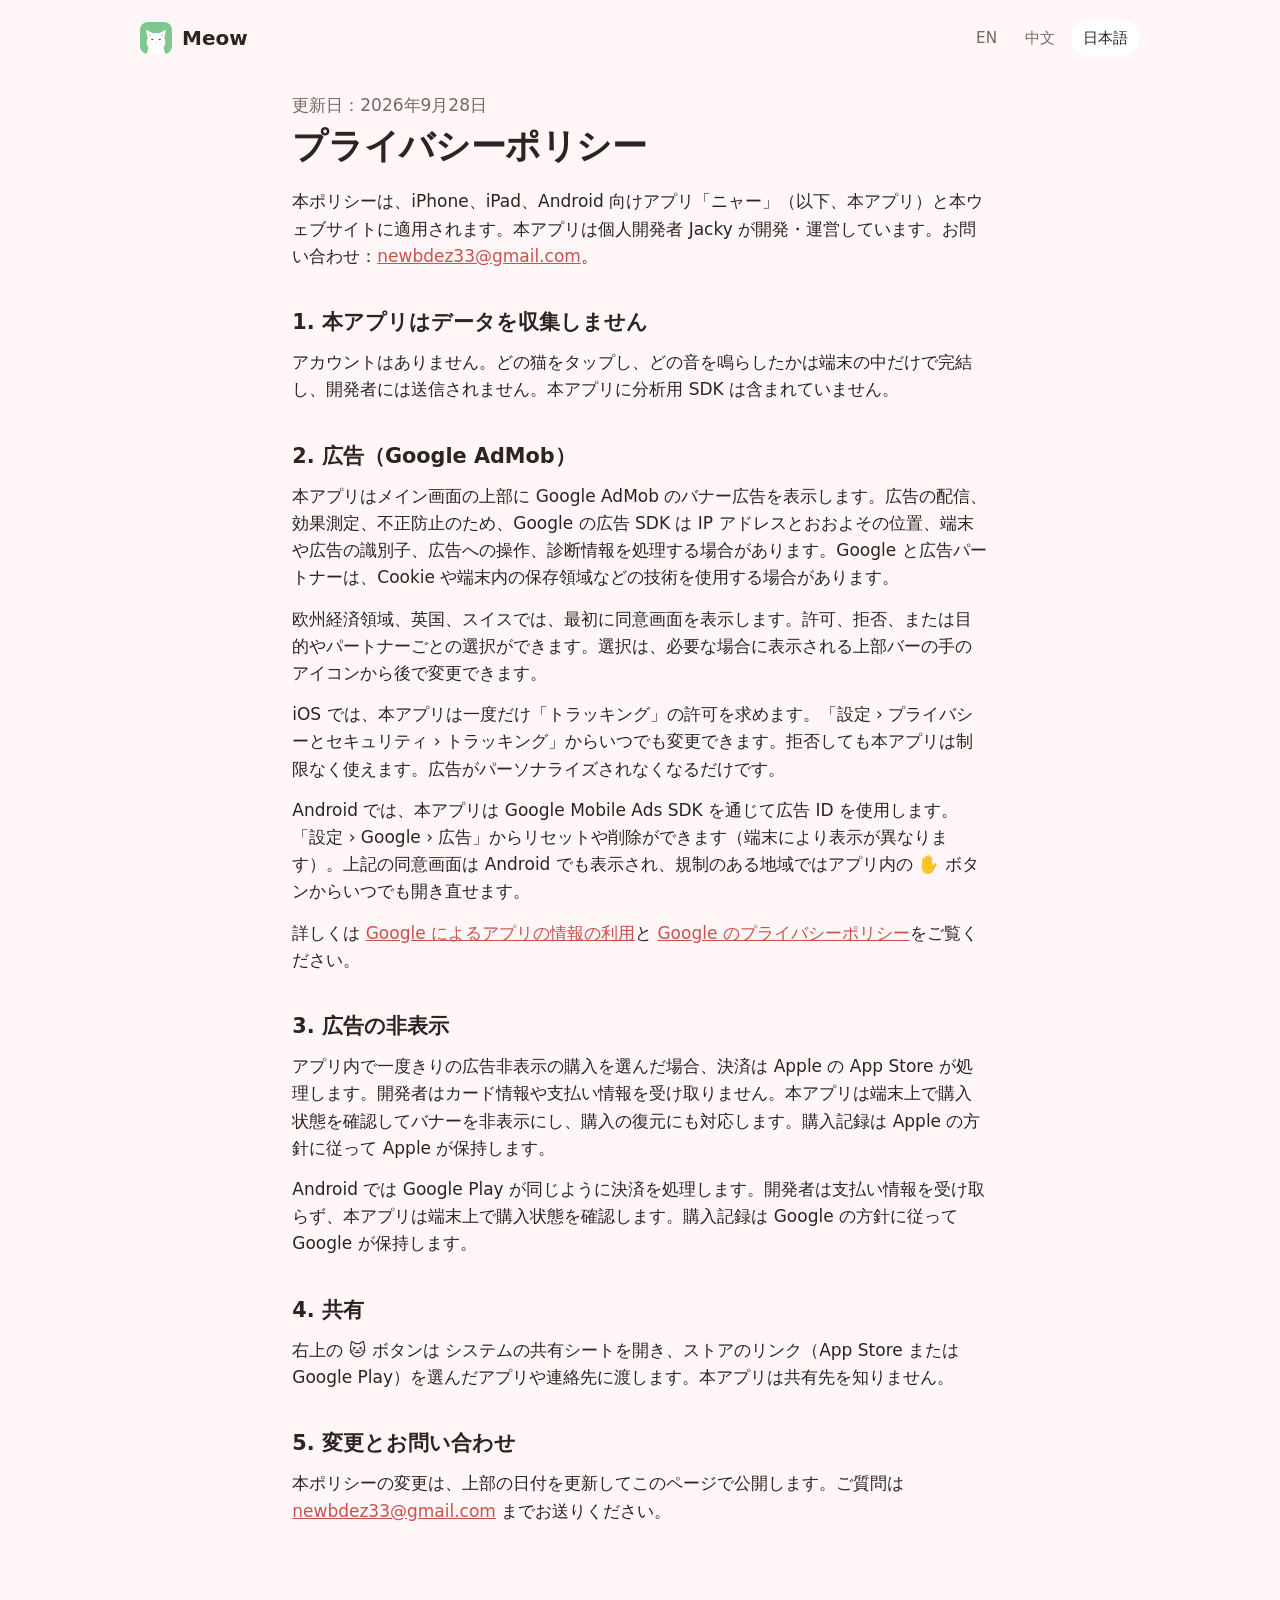
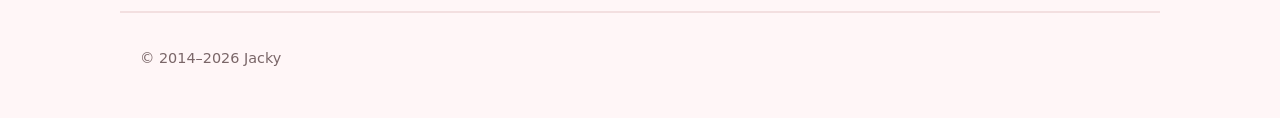
<file: hosting/public/privacy/ja.html>
<!doctype html>
<html lang="ja">
<head>
<meta charset="utf-8">
<meta name="viewport" content="width=device-width, initial-scale=1">
<title>プライバシーポリシー · ニャー</title>
<meta name="description" content="ニャーアプリと本ウェブサイトのデータの取り扱い。アプリはデータを収集せず、広告は Google AdMob、広告非表示の購入は App Store または Google Play が処理します。">
<link rel="canonical" href="https://meow.jacky.jp/privacy/ja.html">
<link rel="alternate" hreflang="en" href="https://meow.jacky.jp/privacy/">
<link rel="alternate" hreflang="zh-Hans" href="https://meow.jacky.jp/privacy/zh.html">
<link rel="alternate" hreflang="ja" href="https://meow.jacky.jp/privacy/ja.html">
<link rel="alternate" hreflang="x-default" href="https://meow.jacky.jp/privacy/">
<link rel="icon" href="../assets/icon.png">
<link rel="stylesheet" href="../style.css">
</head>
<body>
<header class="top wrap">
<a class="wordmark" href="../ja.html"><img src="../assets/icon.png" alt="" width="32" height="32">Meow</a>
<nav class="langs" aria-label="言語"><a href="./" lang="en">EN</a><a href="zh.html" lang="zh-Hans">中文</a><a href="ja.html" lang="ja" aria-current="page">日本語</a></nav>
</header>
<main class="wrap doc">
<p class="meta">更新日：2026年9月28日</p>
<h1>プライバシーポリシー</h1>
<p>本ポリシーは、iPhone、iPad、Android 向けアプリ「ニャー」（以下、本アプリ）と本ウェブサイトに適用されます。本アプリは個人開発者 Jacky が開発・運営しています。お問い合わせ：<a href="mailto:newbdez33@gmail.com">newbdez33@gmail.com</a>。</p>

<h2>1. 本アプリはデータを収集しません</h2>
<p>アカウントはありません。どの猫をタップし、どの音を鳴らしたかは端末の中だけで完結し、開発者には送信されません。本アプリに分析用 SDK は含まれていません。</p>

<h2>2. 広告（Google AdMob）</h2>
<p>本アプリはメイン画面の上部に Google AdMob のバナー広告を表示します。広告の配信、効果測定、不正防止のため、Google の広告 SDK は IP アドレスとおおよその位置、端末や広告の識別子、広告への操作、診断情報を処理する場合があります。Google と広告パートナーは、Cookie や端末内の保存領域などの技術を使用する場合があります。</p>
<p>欧州経済領域、英国、スイスでは、最初に同意画面を表示します。許可、拒否、または目的やパートナーごとの選択ができます。選択は、必要な場合に表示される上部バーの手のアイコンから後で変更できます。</p>
<p>iOS では、本アプリは一度だけ「トラッキング」の許可を求めます。「設定 › プライバシーとセキュリティ › トラッキング」からいつでも変更できます。拒否しても本アプリは制限なく使えます。広告がパーソナライズされなくなるだけです。</p>
<p>Android では、本アプリは Google Mobile Ads SDK を通じて広告 ID を使用します。「設定 › Google › 広告」からリセットや削除ができます（端末により表示が異なります）。上記の同意画面は Android でも表示され、規制のある地域ではアプリ内の ✋ ボタンからいつでも開き直せます。</p>
<p>詳しくは <a href="https://policies.google.com/technologies/partner-sites">Google によるアプリの情報の利用</a>と <a href="https://policies.google.com/privacy">Google のプライバシーポリシー</a>をご覧ください。</p>

<h2>3. 広告の非表示</h2>
<p>アプリ内で一度きりの広告非表示の購入を選んだ場合、決済は Apple の App Store が処理します。開発者はカード情報や支払い情報を受け取りません。本アプリは端末上で購入状態を確認してバナーを非表示にし、購入の復元にも対応します。購入記録は Apple の方針に従って Apple が保持します。</p>
<p>Android では Google Play が同じように決済を処理します。開発者は支払い情報を受け取らず、本アプリは端末上で購入状態を確認します。購入記録は Google の方針に従って Google が保持します。</p>

<h2>4. 共有</h2>
<p>右上の 🐱 ボタンは システムの共有シートを開き、ストアのリンク（App Store または Google Play）を選んだアプリや連絡先に渡します。本アプリは共有先を知りません。</p>

<h2>5. 変更とお問い合わせ</h2>
<p>本ポリシーの変更は、上部の日付を更新してこのページで公開します。ご質問は <a href="mailto:newbdez33@gmail.com">newbdez33@gmail.com</a> までお送りください。</p>
</main>
<footer class="foot wrap">
<p class="legal">© 2014–2026 Jacky</p>
</footer>
</body>
</html>
</file>
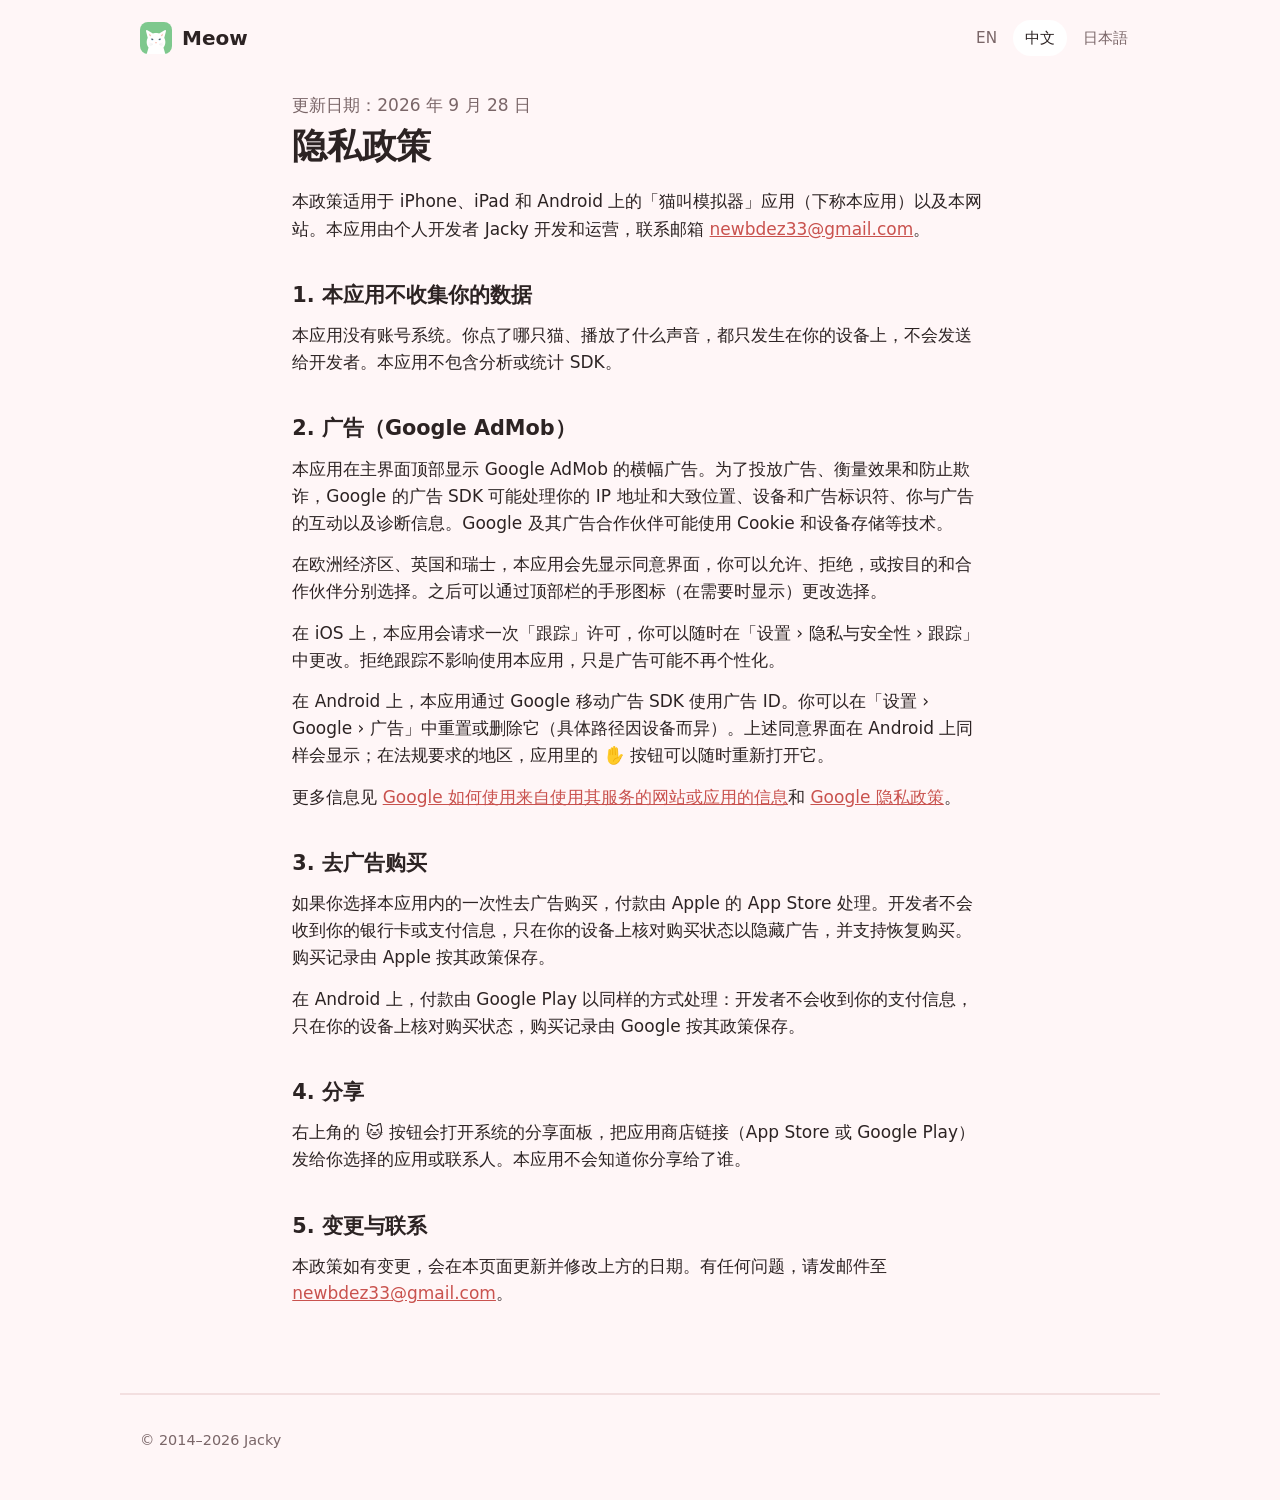
<file: hosting/public/privacy/zh.html>
<!doctype html>
<html lang="zh-Hans">
<head>
<meta charset="utf-8">
<meta name="viewport" content="width=device-width, initial-scale=1">
<title>隐私政策 · 猫叫模拟器</title>
<meta name="description" content="猫叫模拟器应用和本网站如何处理你的数据：本应用不收集数据，广告由 Google AdMob 投放，去广告购买由 App Store 或 Google Play 处理。">
<link rel="canonical" href="https://meow.jacky.jp/privacy/zh.html">
<link rel="alternate" hreflang="en" href="https://meow.jacky.jp/privacy/">
<link rel="alternate" hreflang="zh-Hans" href="https://meow.jacky.jp/privacy/zh.html">
<link rel="alternate" hreflang="ja" href="https://meow.jacky.jp/privacy/ja.html">
<link rel="alternate" hreflang="x-default" href="https://meow.jacky.jp/privacy/">
<link rel="icon" href="../assets/icon.png">
<link rel="stylesheet" href="../style.css">
</head>
<body>
<header class="top wrap">
<a class="wordmark" href="../zh.html"><img src="../assets/icon.png" alt="" width="32" height="32">Meow</a>
<nav class="langs" aria-label="语言"><a href="./" lang="en">EN</a><a href="zh.html" lang="zh-Hans" aria-current="page">中文</a><a href="ja.html" lang="ja">日本語</a></nav>
</header>
<main class="wrap doc">
<p class="meta">更新日期：2026 年 9 月 28 日</p>
<h1>隐私政策</h1>
<p>本政策适用于 iPhone、iPad 和 Android 上的「猫叫模拟器」应用（下称本应用）以及本网站。本应用由个人开发者 Jacky 开发和运营，联系邮箱 <a href="mailto:newbdez33@gmail.com">newbdez33@gmail.com</a>。</p>

<h2>1. 本应用不收集你的数据</h2>
<p>本应用没有账号系统。你点了哪只猫、播放了什么声音，都只发生在你的设备上，不会发送给开发者。本应用不包含分析或统计 SDK。</p>

<h2>2. 广告（Google AdMob）</h2>
<p>本应用在主界面顶部显示 Google AdMob 的横幅广告。为了投放广告、衡量效果和防止欺诈，Google 的广告 SDK 可能处理你的 IP 地址和大致位置、设备和广告标识符、你与广告的互动以及诊断信息。Google 及其广告合作伙伴可能使用 Cookie 和设备存储等技术。</p>
<p>在欧洲经济区、英国和瑞士，本应用会先显示同意界面，你可以允许、拒绝，或按目的和合作伙伴分别选择。之后可以通过顶部栏的手形图标（在需要时显示）更改选择。</p>
<p>在 iOS 上，本应用会请求一次「跟踪」许可，你可以随时在「设置 › 隐私与安全性 › 跟踪」中更改。拒绝跟踪不影响使用本应用，只是广告可能不再个性化。</p>
<p>在 Android 上，本应用通过 Google 移动广告 SDK 使用广告 ID。你可以在「设置 › Google › 广告」中重置或删除它（具体路径因设备而异）。上述同意界面在 Android 上同样会显示；在法规要求的地区，应用里的 ✋ 按钮可以随时重新打开它。</p>
<p>更多信息见 <a href="https://policies.google.com/technologies/partner-sites">Google 如何使用来自使用其服务的网站或应用的信息</a>和 <a href="https://policies.google.com/privacy">Google 隐私政策</a>。</p>

<h2>3. 去广告购买</h2>
<p>如果你选择本应用内的一次性去广告购买，付款由 Apple 的 App Store 处理。开发者不会收到你的银行卡或支付信息，只在你的设备上核对购买状态以隐藏广告，并支持恢复购买。购买记录由 Apple 按其政策保存。</p>
<p>在 Android 上，付款由 Google Play 以同样的方式处理：开发者不会收到你的支付信息，只在你的设备上核对购买状态，购买记录由 Google 按其政策保存。</p>

<h2>4. 分享</h2>
<p>右上角的 🐱 按钮会打开系统的分享面板，把应用商店链接（App Store 或 Google Play）发给你选择的应用或联系人。本应用不会知道你分享给了谁。</p>

<h2>5. 变更与联系</h2>
<p>本政策如有变更，会在本页面更新并修改上方的日期。有任何问题，请发邮件至 <a href="mailto:newbdez33@gmail.com">newbdez33@gmail.com</a>。</p>
</main>
<footer class="foot wrap">
<p class="legal">© 2014–2026 Jacky</p>
</footer>
</body>
</html>
</file>
<file: hosting/public/style.css>
:root {
  --coral: #e76a66;
  --coral-deep: #c9524e;
  --blush: #fff6f7;
  --butter: #ffffe0;
  --ink: #2c2323;
  --ink-soft: #7a6668;
  --paper: #ffffff;
  --line: #f3dfe0;
  --frame: #1d1616;
  --font: ui-rounded, "Hiragino Maru Gothic ProN", "Yuanti SC", "PingFang SC", "Hiragino Sans", "Microsoft YaHei", "Noto Sans CJK SC", "Noto Sans CJK JP", system-ui, sans-serif;
  color-scheme: light;
}
html[lang="zh-Hans"] {
  --font: ui-rounded, "Yuanti SC", "Hiragino Maru Gothic ProN", "PingFang SC", "Microsoft YaHei", "Noto Sans CJK SC", system-ui, sans-serif;
}

* { box-sizing: border-box; }
html { -webkit-text-size-adjust: 100%; }
body {
  margin: 0;
  background: var(--blush);
  color: var(--ink);
  font-family: var(--font);
  font-size: 17px;
  line-height: 1.6;
}
img { display: block; max-width: 100%; }
a { color: var(--coral-deep); }
:focus-visible { outline: 3px solid var(--coral); outline-offset: 3px; border-radius: 6px; }
.wrap { max-width: 1040px; margin: 0 auto; padding-left: 20px; padding-right: 20px; }

.top { display: flex; align-items: center; justify-content: space-between; gap: 16px; padding-top: 20px; padding-bottom: 20px; }
.wordmark { display: inline-flex; align-items: center; gap: 10px; font-weight: 700; font-size: 1.25rem; color: var(--ink); text-decoration: none; }
.wordmark img { width: 32px; height: 32px; border-radius: 8px; }
.langs { display: flex; gap: 4px; }
.langs a { padding: 6px 12px; border-radius: 999px; text-decoration: none; color: var(--ink-soft); font-size: .95rem; }
.langs a[aria-current="page"] { background: var(--paper); color: var(--ink); }

.hero {
  display: grid;
  grid-template-columns: minmax(0, 1.1fr) minmax(0, .9fr);
  gap: 48px;
  align-items: center;
  padding: 40px 0 64px;
}
h1 { font-size: clamp(2.6rem, 6vw, 4rem); line-height: 1.05; margin: 0 0 8px; letter-spacing: -.01em; }
.tagline { font-size: 1.35rem; font-weight: 700; color: var(--coral-deep); margin: 0 0 20px; }
.lede { font-size: 1.15rem; max-width: 30em; margin: 0 0 28px; }
.badge { display: inline-block; }
.badge img { height: 48px; width: auto; }
.note { color: var(--ink-soft); font-size: .95rem; margin: 12px 0 0; }

.demo { display: flex; flex-direction: column; align-items: center; text-align: center; }
.hint { margin: 0 0 14px; font-weight: 700; color: var(--coral-deep); }
.phone {
  width: 300px;
  max-width: 100%;
  border-radius: 40px;
  background: var(--paper);
  box-shadow: 0 0 0 10px var(--frame), 0 30px 60px -24px rgba(62, 20, 20, .45);
  overflow: hidden;
}
.bar {
  display: flex;
  align-items: center;
  justify-content: space-between;
  height: 64px;
  padding: 14px 20px 0;
  background: var(--coral);
  color: #fff;
  font-weight: 700;
  font-size: 1.15rem;
}
.screen { display: grid; grid-template-columns: repeat(3, 1fr); gap: 4px; padding: 10px 8px 22px; }
.cat {
  appearance: none;
  border: 0;
  background: transparent;
  border-radius: 22px;
  padding: 8px 4px 6px;
  font: inherit;
  color: inherit;
  cursor: pointer;
  display: flex;
  flex-direction: column;
  align-items: center;
  gap: 6px;
  min-width: 0;
}
.cat img { width: 64px; height: 64px; }
.pill {
  display: inline-block;
  max-width: 100%;
  padding: 2px 8px;
  border-radius: 10px;
  background: var(--blush);
  color: var(--coral);
  font-size: .72rem;
  line-height: 1.5;
  white-space: nowrap;
  overflow: hidden;
  text-overflow: ellipsis;
}
.cat.is-playing, .cat:active { background: var(--butter); }
@media (prefers-reduced-motion: no-preference) {
  .cat { transition: transform .12s ease-out; }
  .cat:active { transform: scale(.94); }
}

.facts {
  display: grid;
  grid-template-columns: repeat(3, 1fr);
  gap: 32px;
  padding: 40px 0 64px;
  border-top: 2px solid var(--line);
}
.facts h2 { font-size: 1.25rem; margin: 0 0 6px; }
.facts p { margin: 0; color: var(--ink-soft); }

.gallery-section h2, .closing h2 { font-size: clamp(1.6rem, 3.5vw, 2.2rem); margin: 0 0 20px; }
.gallery {
  list-style: none;
  margin: 0;
  padding: 0 0 64px;
  display: grid;
  grid-template-columns: repeat(auto-fill, minmax(100px, 1fr));
  gap: 18px 8px;
}
.gallery li { display: flex; flex-direction: column; align-items: center; gap: 8px; text-align: center; min-width: 0; }
.gallery img { width: 88px; height: 88px; }
.gallery .pill { background: var(--paper); }

.closing { padding: 40px 0 72px; border-top: 2px solid var(--line); }

.foot { padding-top: 28px; padding-bottom: 48px; border-top: 2px solid var(--line); color: var(--ink-soft); font-size: .9rem; }
.foot-links { display: flex; flex-wrap: wrap; gap: 24px; margin-bottom: 14px; }
.legal { margin: 6px 0 0; }

.doc { max-width: 68ch; padding-top: 16px; padding-bottom: 72px; }
.doc h1 { font-size: 2.2rem; margin: 8px 0 24px; }
.doc h2 { font-size: 1.3rem; margin: 36px 0 10px; }
.doc .meta { color: var(--ink-soft); margin: 0; }
.doc p { margin: 0 0 14px; }

@media (max-width: 820px) {
  .hero { grid-template-columns: 1fr; gap: 36px; padding: 24px 0 48px; }
  .facts { grid-template-columns: 1fr; gap: 22px; }
}
</file>
